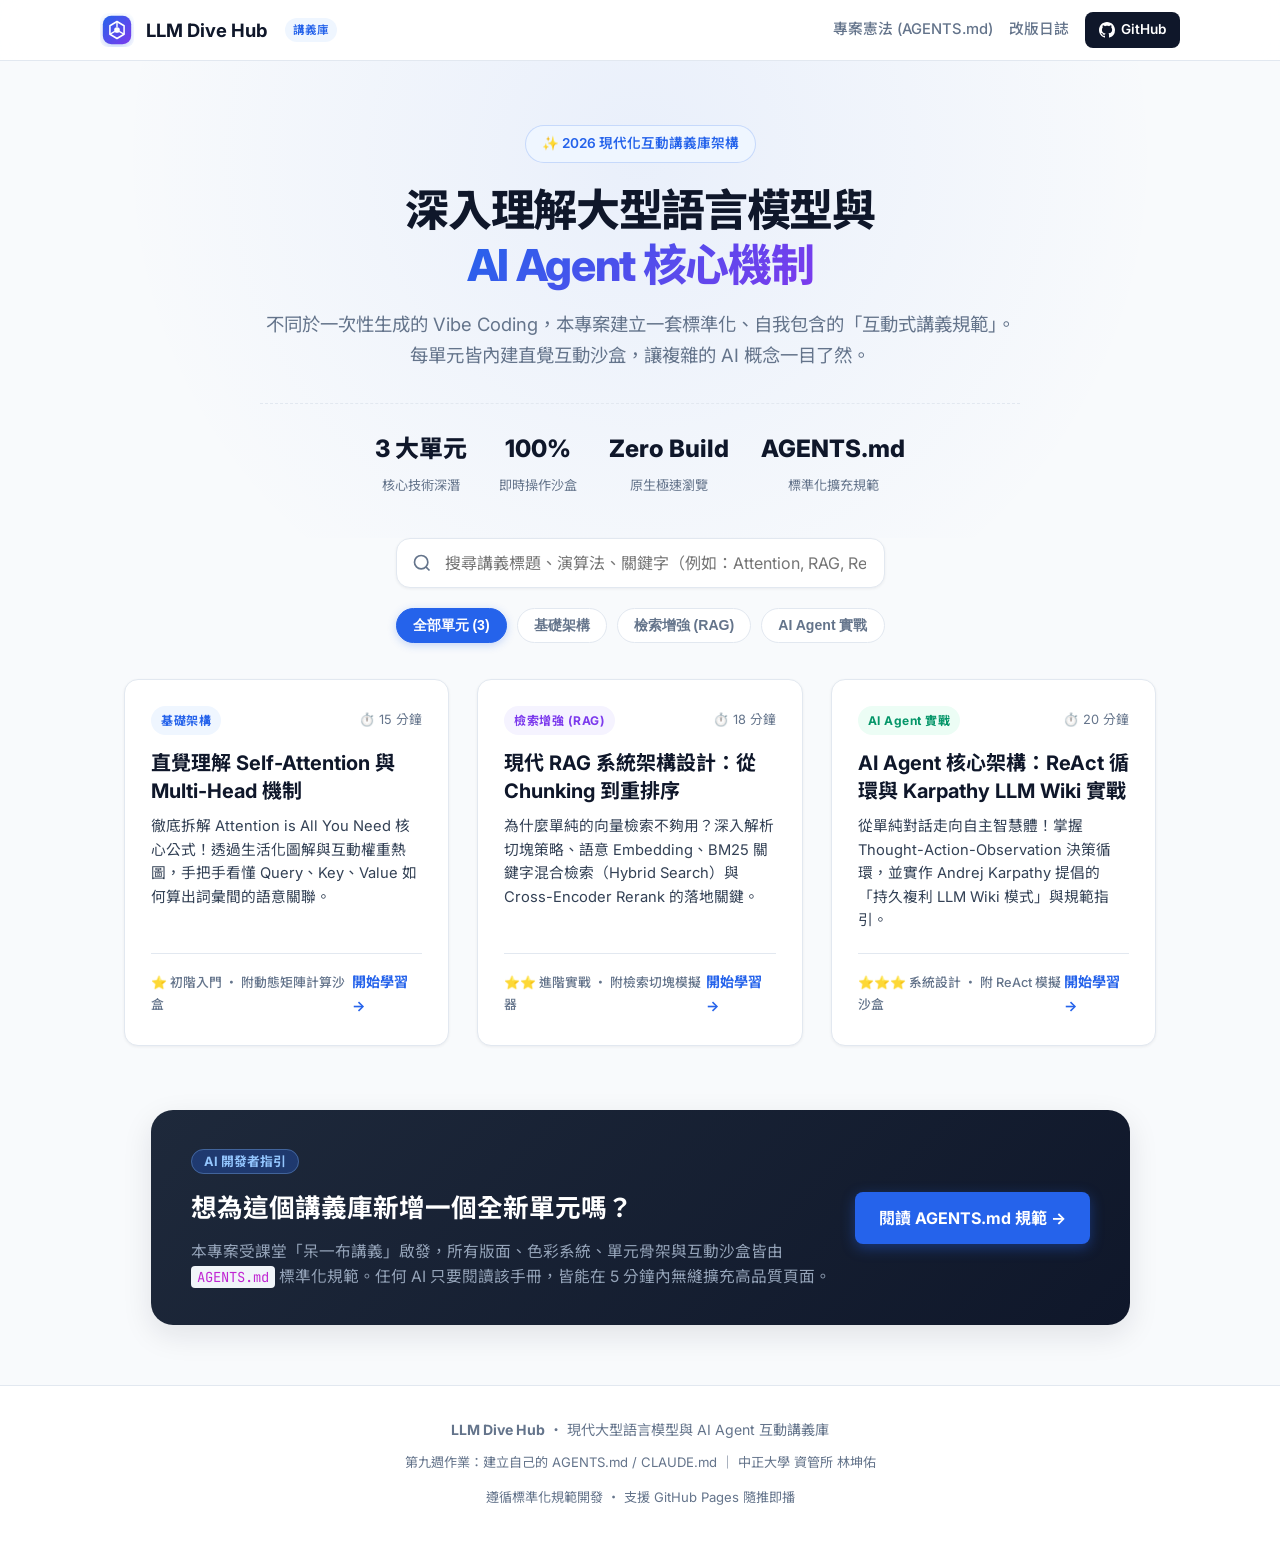
<file: 第九週/index.html>
<!DOCTYPE html>
<html lang="zh-Hant">
<head>
  <meta charset="UTF-8">
  <meta name="viewport" content="width=device-width, initial-scale=1.0">
  <title>LLM Dive Hub・大型語言模型與 AI Agent 互動講義庫</title>
  <meta name="description" content="專為 AI 自學者與資訊領域學生打造的現代化互動講義庫。內建 Attention 矩陣計算、RAG 向量檢索與 ReAct Agent 決策模擬器。">
  <link rel="stylesheet" href="assets/css/global.css">
  <link rel="preconnect" href="https://fonts.googleapis.com">
  <link rel="preconnect" href="https://fonts.gstatic.com" crossorigin>
  <link href="https://fonts.googleapis.com/css2?family=Inter:wght@400;500;600;700;800&family=JetBrains+Mono:wght@400;500&family=Noto+Sans+TC:wght@400;500;700;900&display=swap" rel="stylesheet">
  <link rel="icon" type="image/svg+xml" href="assets/images/logo.svg">
</head>
<body>
  <!-- 頂部導覽列 -->
  <header class="top-nav">
    <div class="nav-container">
      <a href="index.html" class="brand-link">
        <img src="assets/images/logo.svg" alt="LLM Dive Hub Logo" class="brand-logo">
        <span>LLM Dive Hub</span>
        <span class="brand-badge">講義庫</span>
      </a>
      <div class="nav-links">
        <a href="AGENTS.md" class="nav-item">專案憲法 (AGENTS.md)</a>
        <a href="log.md" class="nav-item">改版日誌</a>
        <a href="https://github.com" target="_blank" rel="noopener" class="nav-github-btn" id="githubRepoLink">
          <svg width="16" height="16" viewBox="0 0 24 24" fill="currentColor"><path d="M12 0C5.37 0 0 5.37 0 12c0 5.31 3.435 9.795 8.205 11.385.6.105.825-.255.825-.57 0-.285-.015-1.23-.015-2.235-3.015.555-3.795-.735-4.035-1.41-.135-.345-.72-1.41-1.23-1.695-.42-.225-1.02-.78-.015-.795.945-.015 1.62.87 1.845 1.23 1.08 1.815 2.805 1.305 3.495.99.105-.78.42-1.305.765-1.605-2.67-.3-5.46-1.335-5.46-5.925 0-1.305.465-2.385 1.23-3.225-.12-.3-.54-1.53.12-3.18 0 0 1.005-.315 3.3 1.23.96-.27 1.98-.405 3-.405s2.04.135 3 .405c2.295-1.56 3.3-1.23 3.3-1.23.66 1.65.24 2.88.12 3.18.765.84 1.23 1.905 1.23 3.225 0 4.605-2.805 5.625-5.475 5.925.435.375.81 1.095.81 2.22 0 1.605-.015 2.895-.015 3.3 0 .315.225.69.825.57A12.02 12.02 0 0024 12c0-6.63-5.37-12-12-12z"/></svg>
          <span>GitHub</span>
        </a>
      </div>
    </div>
  </header>

  <!-- Hero 區域 -->
  <section class="hero-section">
    <div class="hero-wrap">
      <div class="hero-pill">
        <span>✨ 2026 現代化互動講義庫架構</span>
      </div>
      <h1 class="hero-title">深入理解大型語言模型與 <br><span class="gradient-text">AI Agent 核心機制</span></h1>
      <p class="hero-desc">
        不同於一次性生成的 Vibe Coding，本專案建立一套標準化、自我包含的「互動式講義規範」。
        每單元皆內建直覺互動沙盒，讓複雜的 AI 概念一目了然。
      </p>
      <div class="hero-stats">
        <div class="stat-item">
          <b>3 大單元</b>
          <span>核心技術深潛</span>
        </div>
        <div class="stat-item">
          <b>100%</b>
          <span>即時操作沙盒</span>
        </div>
        <div class="stat-item">
          <b>Zero Build</b>
          <span>原生極速瀏覽</span>
        </div>
        <div class="stat-item">
          <b>AGENTS.md</b>
          <span>標準化擴充規範</span>
        </div>
      </div>
    </div>
  </section>

  <!-- 控制列：搜尋與分類篩選 -->
  <section class="control-section">
    <div class="search-box-wrap">
      <svg class="search-icon" width="20" height="20" viewBox="0 0 24 24" fill="none" stroke="currentColor" stroke-width="2">
        <circle cx="11" cy="11" r="8"></circle>
        <line x1="21" y1="21" x2="16.65" y2="16.65"></line>
      </svg>
      <input type="text" id="lessonSearch" class="search-input" placeholder="搜尋講義標題、演算法、關鍵字（例如：Attention, RAG, ReAct, Wiki）...">
    </div>
    <div class="filter-pills">
      <button class="pill-btn active" data-filter="all">全部單元 (<span id="visibleCount">3</span>)</button>
      <button class="pill-btn" data-filter="foundation">基礎架構</button>
      <button class="pill-btn" data-filter="rag">檢索增強 (RAG)</button>
      <button class="pill-btn" data-filter="agent">AI Agent 實戰</button>
    </div>
  </section>

  <!-- 講義卡片網格 -->
  <main class="lessons-grid">
    <!-- 單元一：Transformer Attention -->
    <a href="lessons/transformer-attention/index.html" class="lesson-card" data-category="foundation" data-tags="transformer attention qkv softmax multi-head 注意力機制 矩陣乘法">
      <div class="card-top">
        <span class="badge badge-blue">基礎架構</span>
        <span class="card-time">⏱️ 15 分鐘</span>
      </div>
      <h2 class="card-title">直覺理解 Self-Attention 與 Multi-Head 機制</h2>
      <p class="card-desc">
        徹底拆解 Attention is All You Need 核心公式！透過生活化圖解與互動權重熱圖，手把手看懂 Query、Key、Value 如何算出詞彙間的語意關聯。
      </p>
      <div class="card-footer">
        <span class="card-level">⭐ 初階入門 ・ 附動態矩陣計算沙盒</span>
        <span class="card-action">開始學習 →</span>
      </div>
    </a>

    <!-- 單元二：RAG System Design -->
    <a href="lessons/rag-system-design/index.html" class="lesson-card" data-category="rag" data-tags="rag 檢索增強 chunking embedding vector hybrid search rerank 向量檢索 重排序">
      <div class="card-top">
        <span class="badge badge-purple">檢索增強 (RAG)</span>
        <span class="card-time">⏱️ 18 分鐘</span>
      </div>
      <h2 class="card-title">現代 RAG 系統架構設計：從 Chunking 到重排序</h2>
      <p class="card-desc">
        為什麼單純的向量檢索不夠用？深入解析切塊策略、語意 Embedding、BM25 關鍵字混合檢索（Hybrid Search）與 Cross-Encoder Rerank 的落地關鍵。
      </p>
      <div class="card-footer">
        <span class="card-level">⭐⭐ 進階實戰 ・ 附檢索切塊模擬器</span>
        <span class="card-action">開始學習 →</span>
      </div>
    </a>

    <!-- 單元三：LLM Agent Patterns -->
    <a href="lessons/llm-agent-patterns/index.html" class="lesson-card" data-category="agent" data-tags="agent react karpathy wiki tools memory 知識庫 工具調用 決策循環">
      <div class="card-top">
        <span class="badge badge-emerald">AI Agent 實戰</span>
        <span class="card-time">⏱️ 20 分鐘</span>
      </div>
      <h2 class="card-title">AI Agent 核心架構：ReAct 循環與 Karpathy LLM Wiki 實戰</h2>
      <p class="card-desc">
        從單純對話走向自主智慧體！掌握 Thought-Action-Observation 決策循環，並實作 Andrej Karpathy 提倡的「持久複利 LLM Wiki 模式」與規範指引。
      </p>
      <div class="card-footer">
        <span class="card-level">⭐⭐⭐ 系統設計 ・ 附 ReAct 模擬沙盒</span>
        <span class="card-action">開始學習 →</span>
      </div>
    </a>
  </main>

  <!-- 專案規範與擴充宣導卡片 -->
  <section style="max-width: var(--wrap-max); margin: 0 auto 60px; padding: 0 24px;">
    <div style="background: linear-gradient(135deg, #1E293B 0%, #0F172A 100%); color: #F8FAFC; border-radius: var(--radius-lg); padding: 36px 40px; box-shadow: var(--shadow-lg); display: grid; grid-template-columns: 1fr auto; gap: 24px; align-items: center;">
      <div>
        <span style="background: rgba(37, 99, 235, 0.3); color: #93C5FD; border: 1px solid rgba(147, 197, 253, 0.3); padding: 4px 12px; border-radius: 20px; font-size: 0.8rem; font-weight: 700;">AI 開發者指引</span>
        <h2 style="font-size: 1.6rem; margin: 12px 0 8px; color: #FFFFFF;">想為這個講義庫新增一個全新單元嗎？</h2>
        <p style="color: #94A3B8; font-size: 0.98rem; line-height: 1.6; max-width: 640px;">
          本專案受課堂「呆一布講義」啟發，所有版面、色彩系統、單元骨架與互動沙盒皆由 <code>AGENTS.md</code> 標準化規範。任何 AI 只要閱讀該手冊，皆能在 5 分鐘內無縫擴充高品質頁面。
        </p>
      </div>
      <div>
        <a href="AGENTS.md" style="display: inline-block; background: var(--primary); color: #FFFFFF; font-weight: 700; padding: 12px 24px; border-radius: var(--radius-sm); text-decoration: none; box-shadow: 0 4px 14px rgba(37, 99, 235, 0.4); white-space: nowrap;">閱讀 AGENTS.md 規範 →</a>
      </div>
    </div>
  </section>

  <!-- 頁腳 -->
  <footer class="footer">
    <div style="max-width: var(--wrap-max); margin: 0 auto; display: flex; flex-direction: column; gap: 8px;">
      <p><b>LLM Dive Hub</b> ・ 現代大型語言模型與 AI Agent 互動講義庫</p>
      <p style="font-size: 0.82rem; color: var(--ink-muted);">
        第九週作業：建立自己的 AGENTS.md / CLAUDE.md ｜ 中正大學 資管所 林坤佑
      </p>
      <p style="font-size: 0.82rem; color: var(--ink-muted); margin-top: 4px;">
        遵循標準化規範開發 ・ 支援 GitHub Pages 隨推即播
      </p>
    </div>
  </footer>

  <script src="assets/js/main.js"></script>
</body>
</html>
</file>
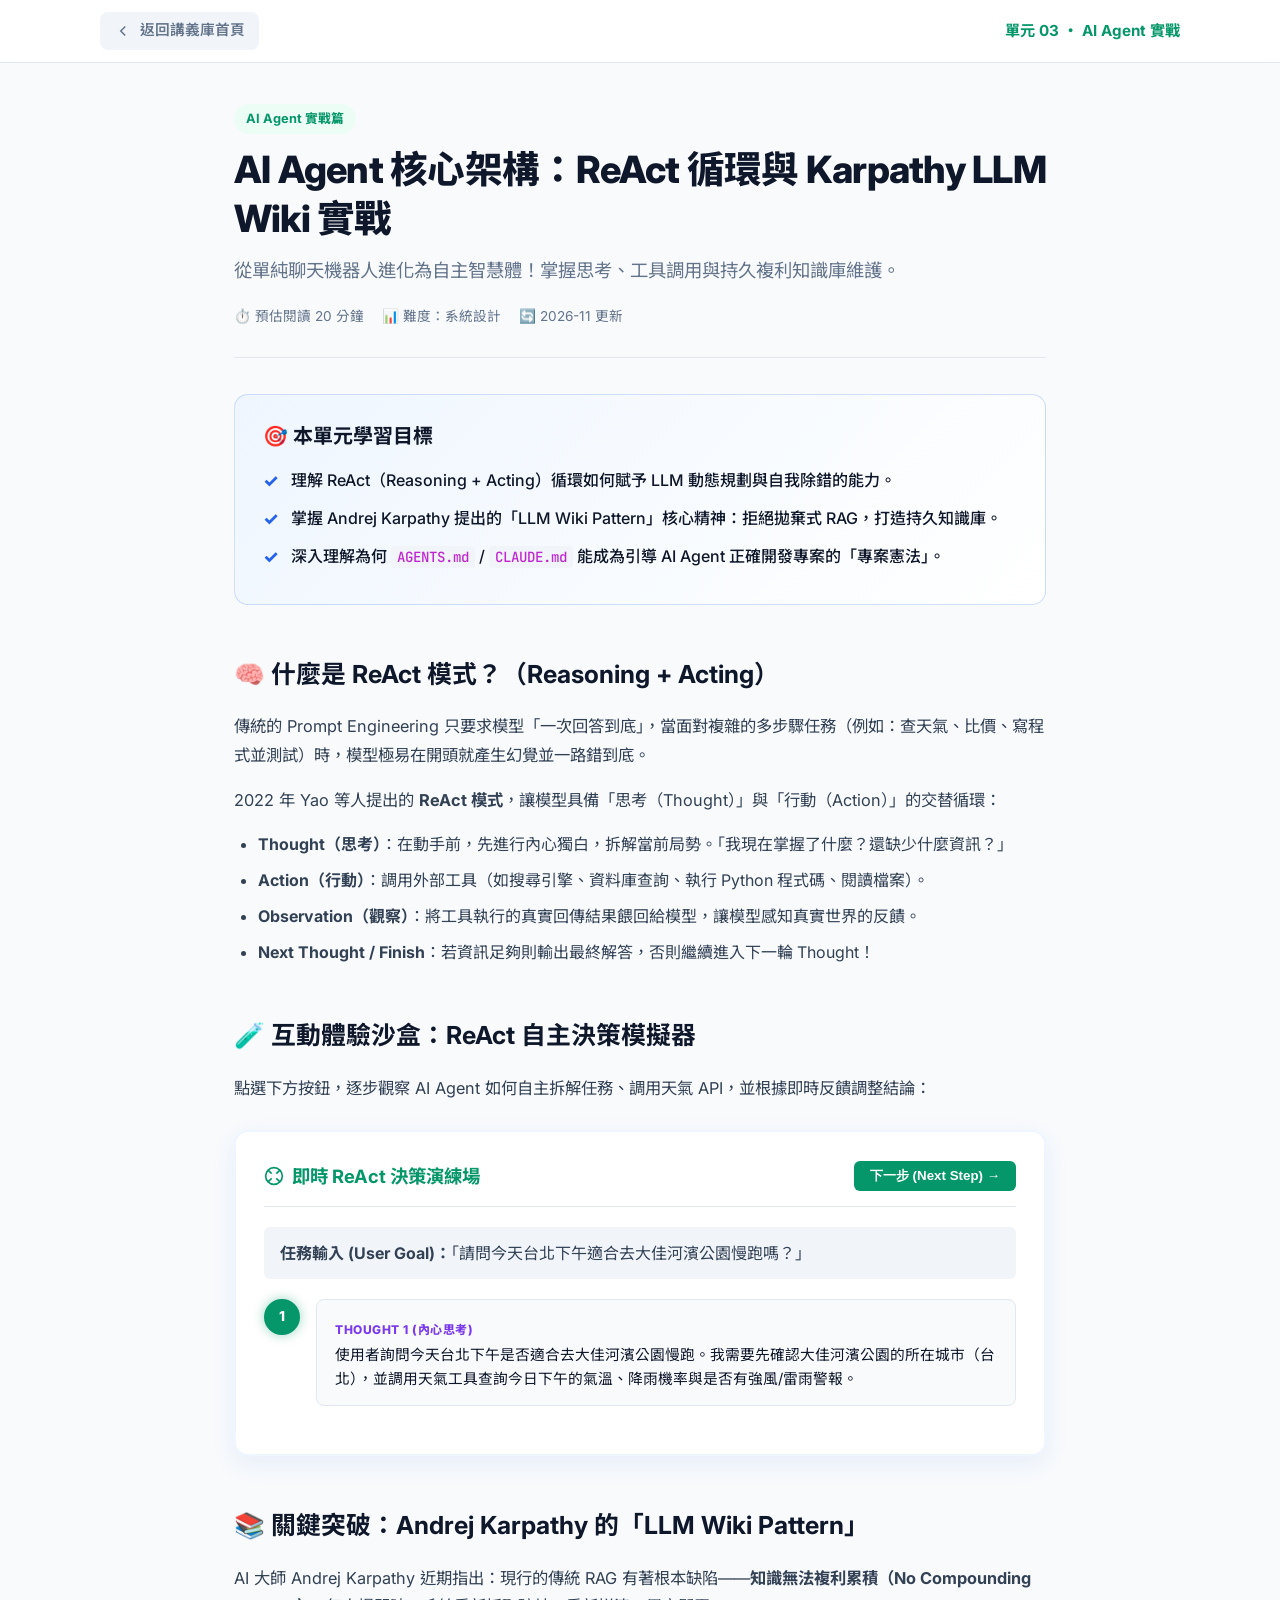
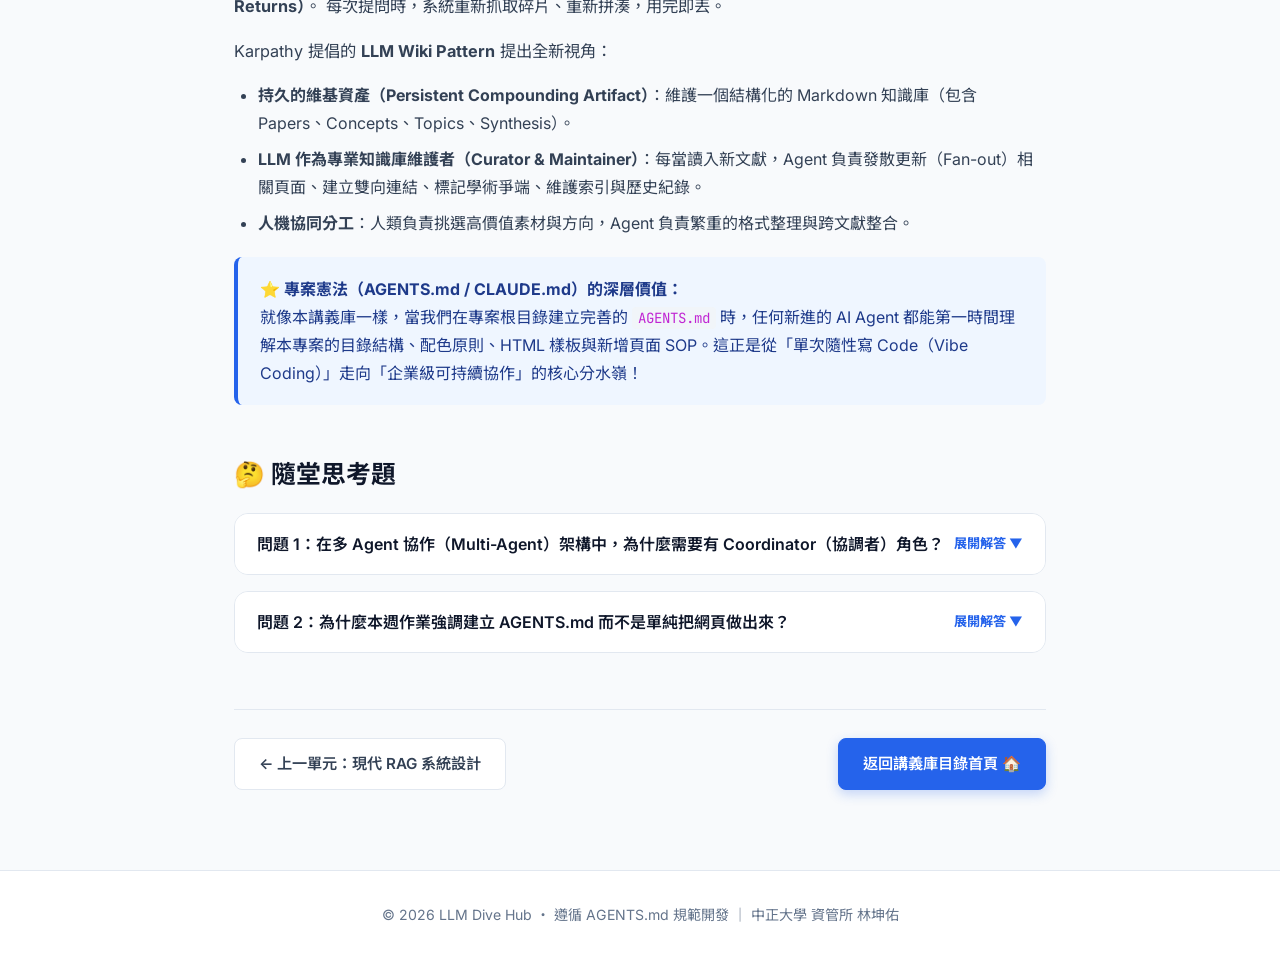
<file: 第九週/lessons/llm-agent-patterns/index.html>
<!DOCTYPE html>
<html lang="zh-Hant">
<head>
  <meta charset="UTF-8">
  <meta name="viewport" content="width=device-width, initial-scale=1.0">
  <title>AI Agent 核心架構：ReAct 循環與 Karpathy LLM Wiki 實戰 - LLM Dive Hub</title>
  <meta name="description" content="掌握 Thought-Action-Observation 自主決策循環，並實作 Andrej Karpathy 提倡的持久複利 LLM Wiki 模式與 AGENTS.md 規範。">
  <link rel="stylesheet" href="../../assets/css/global.css">
  <link rel="preconnect" href="https://fonts.googleapis.com">
  <link rel="preconnect" href="https://fonts.gstatic.com" crossorigin>
  <link href="https://fonts.googleapis.com/css2?family=Inter:wght@400;500;600;700;800&family=JetBrains+Mono:wght@400;500&family=Noto+Sans+TC:wght@400;500;700;900&display=swap" rel="stylesheet">
  <style>
    /* Agent 互動沙盒專屬樣式 */
    .agent-sim-box {
      background: var(--bg-card);
      border: 1.5px solid var(--ink-border);
      border-radius: var(--radius-md);
      padding: 24px;
      margin: 20px 0;
    }
    .timeline-step {
      display: flex;
      gap: 16px;
      margin-bottom: 20px;
      position: relative;
    }
    .timeline-step::before {
      content: "";
      position: absolute;
      left: 18px;
      top: 36px;
      bottom: -16px;
      width: 2px;
      background: var(--ink-border);
    }
    .timeline-step:last-child::before {
      display: none;
    }
    .step-icon {
      width: 36px;
      height: 36px;
      border-radius: 50%;
      background: var(--bg-subtle);
      border: 2px solid var(--ink-border);
      display: flex;
      align-items: center;
      justify-content: center;
      font-weight: 800;
      font-size: 0.85rem;
      z-index: 2;
      flex-shrink: 0;
    }
    .step-icon.active {
      background: var(--accent-emerald);
      color: #FFFFFF;
      border-color: var(--accent-emerald);
      box-shadow: 0 0 12px rgba(5, 150, 105, 0.4);
    }
    .step-content {
      background: var(--bg-page);
      border: 1px solid var(--ink-border);
      border-radius: var(--radius-sm);
      padding: 14px 18px;
      flex-grow: 1;
    }
    .step-tag {
      font-size: 0.75rem;
      font-weight: 800;
      text-transform: uppercase;
      letter-spacing: 0.5px;
      display: inline-block;
      margin-bottom: 4px;
    }
    .tag-thought { color: var(--accent-purple); }
    .tag-action { color: var(--primary); }
    .tag-obs { color: var(--accent-amber); }
    .tag-final { color: var(--accent-emerald); }
  </style>
</head>
<body>
  <div class="reading-progress-bar" id="progressBar"></div>

  <header class="top-nav">
    <div class="nav-container">
      <a href="../../index.html" class="back-link">
        <svg width="18" height="18" viewBox="0 0 24 24" fill="none" stroke="currentColor" stroke-width="2"><path d="m15 18-6-6 6-6"/></svg>
        <span>返回講義庫首頁</span>
      </a>
      <span style="font-weight: 700; color: var(--accent-emerald); font-size: 0.95rem;">單元 03 ・ AI Agent 實戰</span>
    </div>
  </header>

  <main class="lesson-wrap">
    <header class="lesson-hero">
      <span class="lesson-badge" style="background: var(--accent-emerald-light); color: var(--accent-emerald);">AI Agent 實戰篇</span>
      <h1 class="lesson-title">AI Agent 核心架構：ReAct 循環與 Karpathy LLM Wiki 實戰</h1>
      <p class="lesson-subtitle">
        從單純聊天機器人進化為自主智慧體！掌握思考、工具調用與持久複利知識庫維護。
      </p>
      <div class="lesson-meta-bar">
        <span>⏱️ 預估閱讀 20 分鐘</span>
        <span>📊 難度：系統設計</span>
        <span>🔄 2026-11 更新</span>
      </div>
    </header>

    <section class="lesson-section goals-card">
      <h2 style="font-size: 1.25rem; margin-bottom: 8px;">🎯 本單元學習目標</h2>
      <ul class="goals-list">
        <li>理解 ReAct（Reasoning + Acting）循環如何賦予 LLM 動態規劃與自我除錯的能力。</li>
        <li>掌握 Andrej Karpathy 提出的「LLM Wiki Pattern」核心精神：拒絕拋棄式 RAG，打造持久知識庫。</li>
        <li>深入理解為何 <code>AGENTS.md</code> / <code>CLAUDE.md</code> 能成為引導 AI Agent 正確開發專案的「專案憲法」。</li>
      </ul>
    </section>

    <!-- 核心架構 -->
    <section class="lesson-section">
      <h2>🧠 什麼是 ReAct 模式？（Reasoning + Acting）</h2>
      <p>
        傳統的 Prompt Engineering 只要求模型「一次回答到底」，當面對複雜的多步驟任務（例如：查天氣、比價、寫程式並測試）時，模型極易在開頭就產生幻覺並一路錯到底。
      </p>
      <p>
        2022 年 Yao 等人提出的 <b>ReAct 模式</b>，讓模型具備「思考（Thought）」與「行動（Action）」的交替循環：
      </p>
      <ul>
        <li><b>Thought（思考）</b>：在動手前，先進行內心獨白，拆解當前局勢。「我現在掌握了什麼？還缺少什麼資訊？」</li>
        <li><b>Action（行動）</b>：調用外部工具（如搜尋引擎、資料庫查詢、執行 Python 程式碼、閱讀檔案）。</li>
        <li><b>Observation（觀察）</b>：將工具執行的真實回傳結果餵回給模型，讓模型感知真實世界的反饋。</li>
        <li><b>Next Thought / Finish</b>：若資訊足夠則輸出最終解答，否則繼續進入下一輪 Thought！</li>
      </ul>
    </section>

    <!-- 互動沙盒 -->
    <section class="lesson-section">
      <h2>🧪 互動體驗沙盒：ReAct 自主決策模擬器</h2>
      <p>點選下方按鈕，逐步觀察 AI Agent 如何自主拆解任務、調用天氣 API，並根據即時反饋調整結論：</p>

      <div class="sandbox-card">
        <div class="sandbox-header">
          <span class="sandbox-title" style="color: var(--accent-emerald);">
            <svg width="20" height="20" viewBox="0 0 24 24" fill="none" stroke="currentColor" stroke-width="2"><circle cx="12" cy="12" r="10"/><path d="m4.93 4.93 4.24 4.24"/><path d="m14.83 9.17 4.24-4.24"/><path d="m14.83 14.83 4.24 4.24"/><path d="m9.17 14.83-4.24 4.24"/></svg>
            即時 ReAct 決策演練場
          </span>
          <button id="btnNextStep" style="background: var(--accent-emerald); color: #FFFFFF; border: none; padding: 6px 16px; border-radius: 6px; font-weight: 700; cursor: pointer;">下一步 (Next Step) →</button>
        </div>

        <div style="background: var(--bg-subtle); padding: 12px 16px; border-radius: 6px; margin-bottom: 20px;">
          <b>任務輸入 (User Goal)：</b>「請問今天台北下午適合去大佳河濱公園慢跑嗎？」
        </div>

        <div id="timelineContainer">
          <!-- 動態步驟節點 -->
        </div>
      </div>
    </section>

    <!-- Karpathy LLM Wiki Pattern -->
    <section class="lesson-section">
      <h2>📚 關鍵突破：Andrej Karpathy 的「LLM Wiki Pattern」</h2>
      <p>
        AI 大師 Andrej Karpathy 近期指出：現行的傳統 RAG 有著根本缺陷——<b>知識無法複利累積（No Compounding Returns）</b>。
        每次提問時，系統重新抓取碎片、重新拼湊，用完即丟。
      </p>
      <p>
        Karpathy 提倡的 <b>LLM Wiki Pattern</b> 提出全新視角：
      </p>
      <ul>
        <li><b>持久的維基資產（Persistent Compounding Artifact）</b>：維護一個結構化的 Markdown 知識庫（包含 Papers、Concepts、Topics、Synthesis）。</li>
        <li><b>LLM 作為專業知識庫維護者（Curator & Maintainer）</b>：每當讀入新文獻，Agent 負責發散更新（Fan-out）相關頁面、建立雙向連結、標記學術爭端、維護索引與歷史紀錄。</li>
        <li><b>人機協同分工</b>：人類負責挑選高價值素材與方向，Agent 負責繁重的格式整理與跨文獻整合。</li>
      </ul>

      <div class="callout callout-note">
        <b>⭐ 專案憲法（AGENTS.md / CLAUDE.md）的深層價值：</b><br>
        就像本講義庫一樣，當我們在專案根目錄建立完善的 <code>AGENTS.md</code> 時，任何新進的 AI Agent 都能第一時間理解本專案的目錄結構、配色原則、HTML 樣板與新增頁面 SOP。這正是從「單次隨性寫 Code（Vibe Coding）」走向「企業級可持續協作」的核心分水嶺！
      </div>
    </section>

    <!-- 隨堂思考題 -->
    <section class="lesson-section">
      <h2>🤔 隨堂思考題</h2>
      <details class="quiz-item">
        <summary>問題 1：在多 Agent 協作（Multi-Agent）架構中，為什麼需要有 Coordinator（協調者）角色？</summary>
        <div class="quiz-answer">
          <p>
            <b>解答：</b>當任務龐大時（如同時進行文獻檢索、代碼撰寫、單元測試、網頁部署），如果所有 Agent 各自行動容易發生死鎖、重複勞動或上下文衝突。Coordinator 負責維護全局任務清單（Backlog），將大任務切分成子目標分配給專責 Worker，並審查 Worker 回報的產出，確保整體方向與專案規範完全一致。
          </p>
        </div>
      </details>

      <details class="quiz-item">
        <summary>問題 2：為什麼本週作業強調建立 AGENTS.md 而不是單純把網頁做出來？</summary>
        <div class="quiz-answer">
          <p>
            <b>解答：</b>因為單純做出一個網頁只是一次性的成果（One-off deliverable）；而建立一套具備規則、模板、SOP 的 <code>AGENTS.md</code>，代表你為這個專案建立了一套「數位憲法」。未來無論隔了多久、換成哪一款 AI，只要丟進這份指引，AI 就能以相同的品質標準與視覺風格，源源不絕地擴充新功能或新頁面，這才是現代 AI 工程化開發的核心競爭力！
          </p>
        </div>
      </details>
    </section>

    <nav class="lesson-pagination">
      <a href="../rag-system-design/index.html" class="btn-nav-page btn-prev">← 上一單元：現代 RAG 系統設計</a>
      <a href="../../index.html" class="btn-nav-page btn-next">返回講義庫目錄首頁 🏠</a>
    </nav>
  </main>

  <footer class="footer">
    <p>© 2026 LLM Dive Hub ・ 遵循 AGENTS.md 規範開發 ｜ 中正大學 資管所 林坤佑</p>
  </footer>

  <script>
    window.addEventListener('scroll', () => {
      const winScroll = document.documentElement.scrollTop;
      const height = document.documentElement.scrollHeight - document.documentElement.clientHeight;
      const scrolled = (winScroll / height) * 100;
      document.getElementById('progressBar').style.width = scrolled + '%';
    });

    const steps = [
      {
        tag: 'tag-thought',
        label: 'Thought 1 (內心思考)',
        content: '使用者詢問今天台北下午是否適合去大佳河濱公園慢跑。我需要先確認大佳河濱公園的所在城市（台北），並調用天氣工具查詢今日下午的氣溫、降雨機率與是否有強風/雷雨警報。'
      },
      {
        tag: 'tag-action',
        label: 'Action 1 (調用外部工具)',
        content: '<code>get_weather(location="Taipei", timeframe="afternoon")</code>'
      },
      {
        tag: 'tag-obs',
        label: 'Observation 1 (工具回傳數據)',
        content: '<code>{"temperature": "29°C", "rain_probability": "85%", "weather_alert": "午後大雨特報", "air_quality": "良好"}</code>'
      },
      {
        tag: 'tag-thought',
        label: 'Thought 2 (評估局勢與推理)',
        content: '觀測到降雨機率高達 85% 且發布了午後大雨特報。河濱公園屬於戶外開闊且無遮蔽處，遇大雨或雷擊風險極高。資訊已充分，我不需再調用其他工具，可以直接組織最終回覆，建議改為室內運動並說明具體天候理由。'
      },
      {
        tag: 'tag-final',
        label: 'Final Answer (最終回答)',
        content: '<b>建議今天下午不要前往大佳河濱公園慢跑喔！</b><br>氣象資料顯示台北今日下午降雨機率高達 85%，且中央氣象署已發布午後大雨特報。河濱沿岸空曠無遮蔽，遇驟雨易積水且有安全隱憂，建議今天改至室內運動中心或健身房運動會更安全舒服！'
      }
    ];

    let currentStepIdx = 0;
    const timelineContainer = document.getElementById('timelineContainer');
    const btnNextStep = document.getElementById('btnNextStep');

    function renderStep(idx) {
      const step = steps[idx];
      const div = document.createElement('div');
      div.className = 'timeline-step';
      div.innerHTML = `
        <div class="step-icon active">${idx + 1}</div>
        <div class="step-content">
          <span class="step-tag ${step.tag}">${step.label}</span>
          <div style="font-size: 0.92rem; color: var(--ink-heading); line-height: 1.6;">${step.content}</div>
        </div>
      `;
      timelineContainer.appendChild(div);
    }

    btnNextStep.addEventListener('click', () => {
      if (currentStepIdx < steps.length) {
        renderStep(currentStepIdx);
        currentStepIdx++;
        if (currentStepIdx === steps.length) {
          btnNextStep.textContent = '重置模擬 (Reset)';
        }
      } else {
        timelineContainer.innerHTML = '';
        currentStepIdx = 0;
        btnNextStep.textContent = '下一步 (Next Step) →';
        renderStep(currentStepIdx);
        currentStepIdx++;
      }
    });

    // 預設渲染第一步
    renderStep(0);
    currentStepIdx = 1;
  </script>
</body>
</html>
</file>
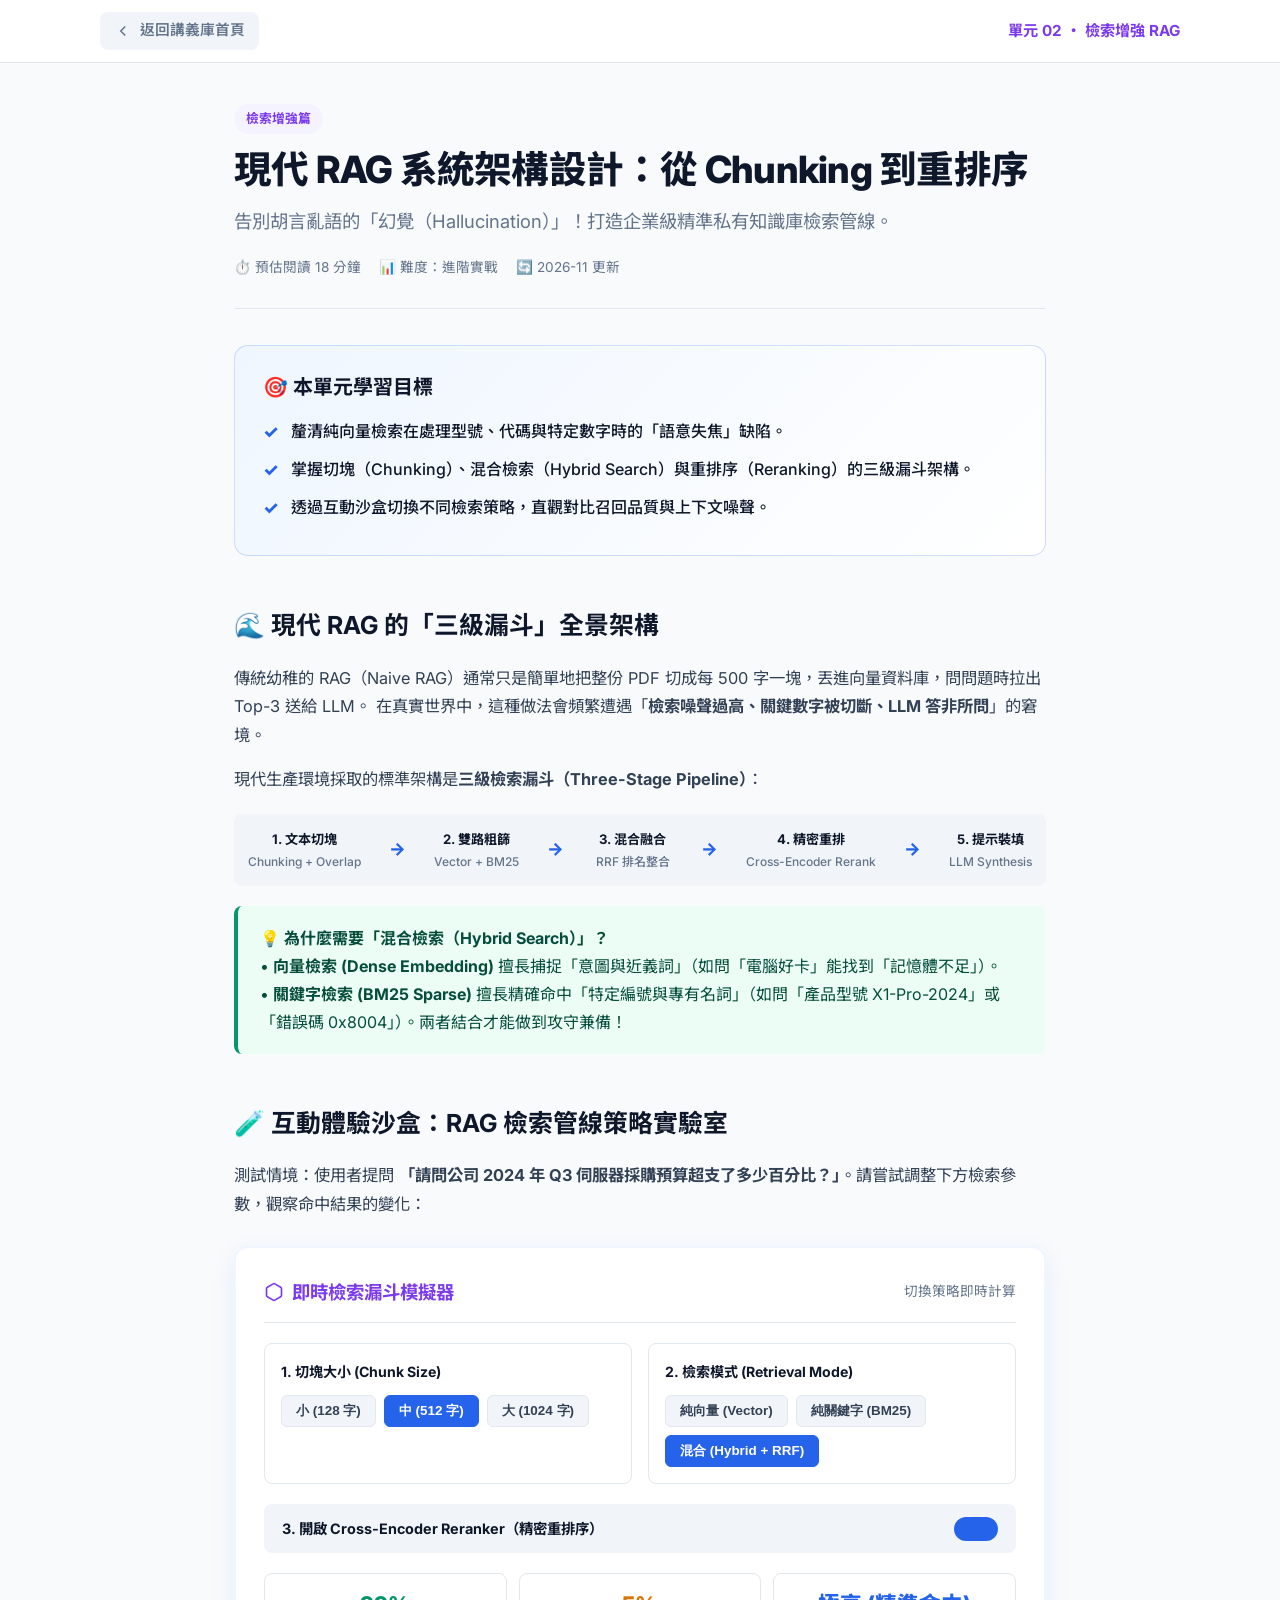
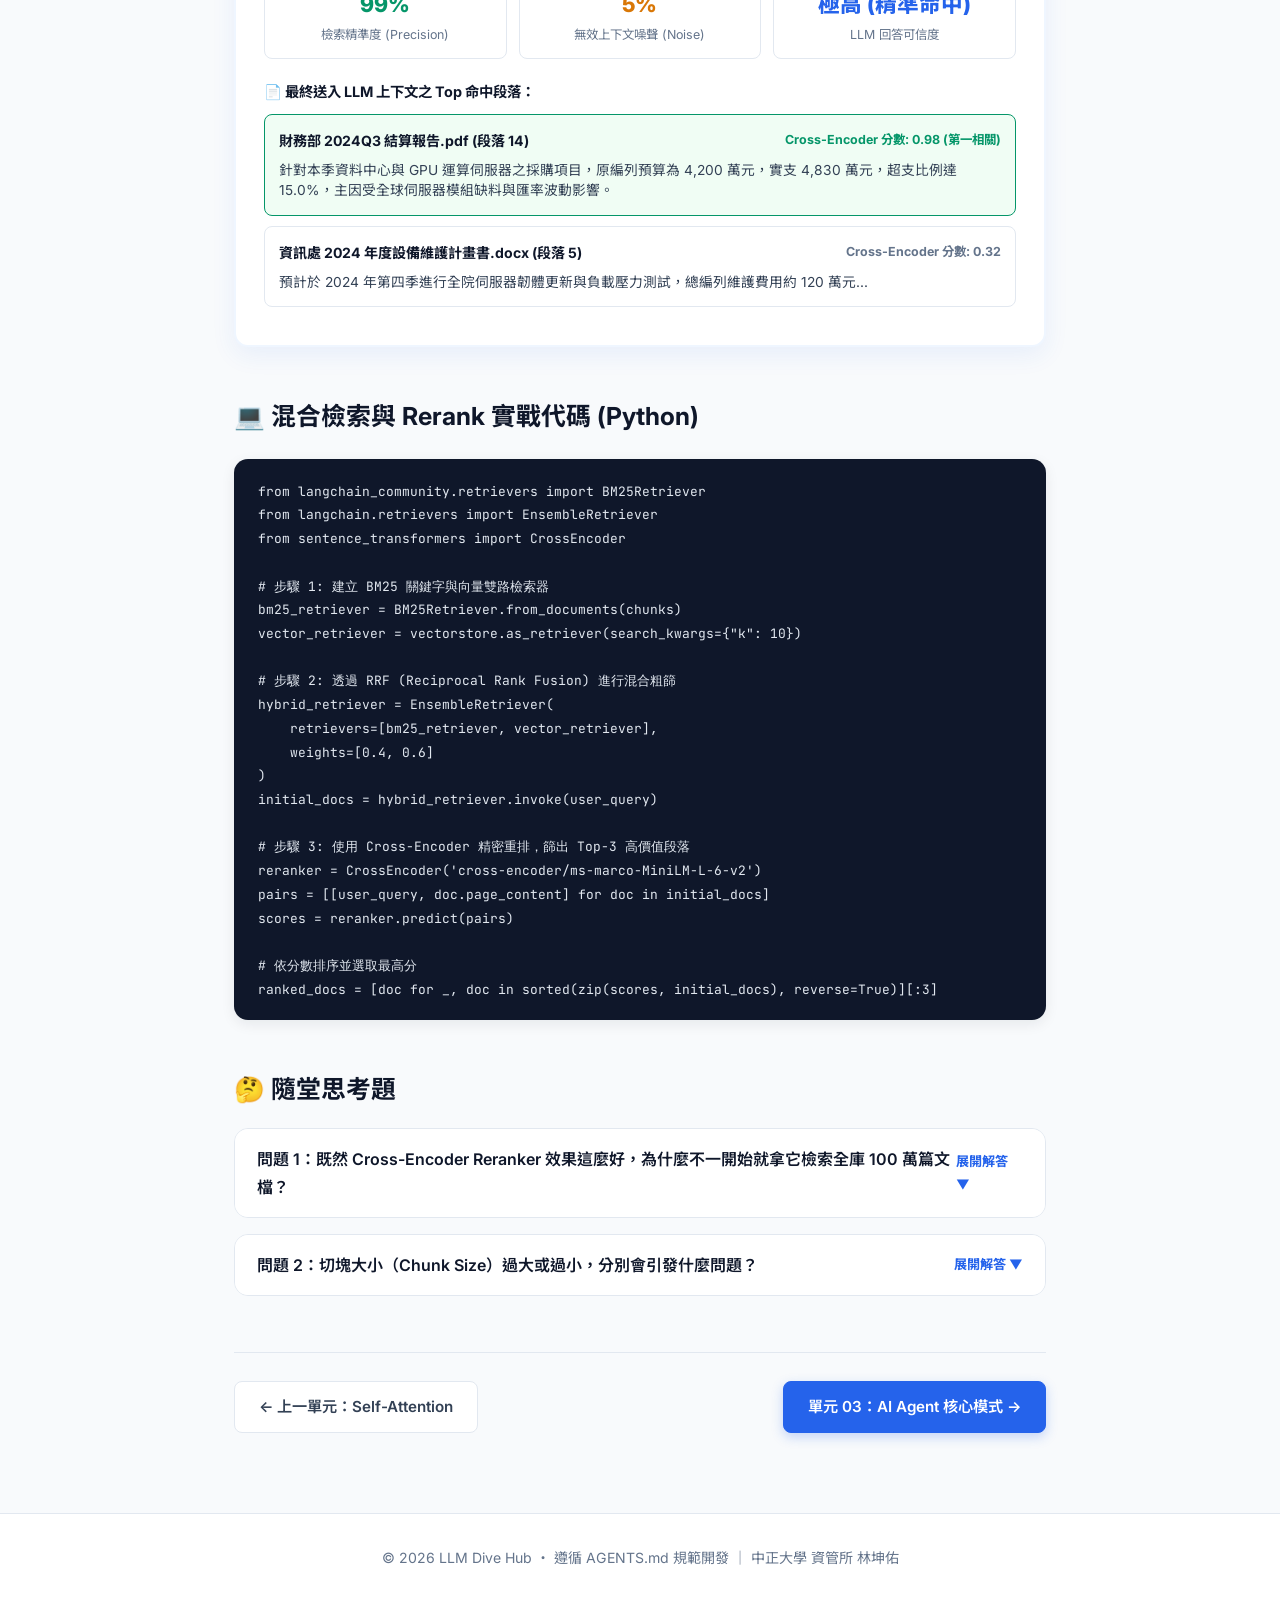
<file: 第九週/lessons/rag-system-design/index.html>
<!DOCTYPE html>
<html lang="zh-Hant">
<head>
  <meta charset="UTF-8">
  <meta name="viewport" content="width=device-width, initial-scale=1.0">
  <title>現代 RAG 系統架構設計：從 Chunking 到重排序 - LLM Dive Hub</title>
  <meta name="description" content="深入解析切塊策略、語意 Embedding、BM25 關鍵字混合檢索與 Cross-Encoder Rerank 的落地關鍵。">
  <link rel="stylesheet" href="../../assets/css/global.css">
  <link rel="preconnect" href="https://fonts.googleapis.com">
  <link rel="preconnect" href="https://fonts.gstatic.com" crossorigin>
  <link href="https://fonts.googleapis.com/css2?family=Inter:wght@400;500;600;700;800&family=JetBrains+Mono:wght@400;500&family=Noto+Sans+TC:wght@400;500;700;900&display=swap" rel="stylesheet">
  <style>
    /* RAG 互動沙盒專屬樣式 */
    .rag-pipeline-bar {
      display: flex;
      align-items: center;
      justify-content: space-between;
      gap: 8px;
      margin: 20px 0;
      padding: 14px;
      background: var(--bg-subtle);
      border-radius: var(--radius-sm);
      overflow-x: auto;
    }
    .pipe-step {
      display: flex;
      flex-direction: column;
      align-items: center;
      font-size: 0.82rem;
      font-weight: 700;
      color: var(--ink-heading);
      min-width: 80px;
      text-align: center;
    }
    .pipe-step span {
      font-size: 0.75rem;
      color: var(--ink-muted);
      font-weight: 500;
    }
    .pipe-arrow {
      color: var(--primary);
      font-weight: 800;
      font-size: 1.1rem;
    }
    .rag-controls {
      display: grid;
      grid-template-columns: 1fr 1fr;
      gap: 16px;
      margin-bottom: 20px;
    }
    .control-card {
      background: var(--bg-card);
      border: 1px solid var(--ink-border);
      border-radius: var(--radius-sm);
      padding: 16px;
    }
    .control-label {
      font-size: 0.88rem;
      font-weight: 700;
      color: var(--ink-heading);
      margin-bottom: 10px;
      display: block;
    }
    .rag-options {
      display: flex;
      gap: 8px;
      flex-wrap: wrap;
    }
    .rag-btn {
      padding: 6px 14px;
      border-radius: 6px;
      border: 1px solid var(--ink-border);
      background: var(--bg-subtle);
      color: var(--ink-body);
      font-size: 0.84rem;
      font-weight: 600;
      cursor: pointer;
      transition: all 0.2s;
    }
    .rag-btn.active {
      background: var(--primary);
      color: #FFFFFF;
      border-color: var(--primary);
    }
    .metrics-panel {
      display: grid;
      grid-template-columns: repeat(3, 1fr);
      gap: 12px;
      margin: 16px 0;
    }
    .metric-box {
      background: #FFFFFF;
      border: 1px solid var(--ink-border);
      border-radius: 8px;
      padding: 12px;
      text-align: center;
    }
    .metric-val {
      font-size: 1.35rem;
      font-weight: 800;
      color: var(--primary);
    }
    .metric-title {
      font-size: 0.78rem;
      color: var(--ink-muted);
    }
    .passage-card {
      background: #FFFFFF;
      border: 1.5px solid var(--ink-border);
      border-radius: 8px;
      padding: 14px;
      margin-bottom: 10px;
      transition: all 0.2s;
    }
    .passage-card.top-hit {
      border-color: var(--accent-emerald);
      background: #F0FDF4;
    }
    @media (max-width: 640px) {
      .rag-controls { grid-template-columns: 1fr; }
      .metrics-panel { grid-template-columns: 1fr; }
    }
  </style>
</head>
<body>
  <div class="reading-progress-bar" id="progressBar"></div>

  <header class="top-nav">
    <div class="nav-container">
      <a href="../../index.html" class="back-link">
        <svg width="18" height="18" viewBox="0 0 24 24" fill="none" stroke="currentColor" stroke-width="2"><path d="m15 18-6-6 6-6"/></svg>
        <span>返回講義庫首頁</span>
      </a>
      <span style="font-weight: 700; color: var(--accent-purple); font-size: 0.95rem;">單元 02 ・ 檢索增強 RAG</span>
    </div>
  </header>

  <main class="lesson-wrap">
    <header class="lesson-hero">
      <span class="lesson-badge" style="background: var(--accent-purple-light); color: var(--accent-purple);">檢索增強篇</span>
      <h1 class="lesson-title">現代 RAG 系統架構設計：從 Chunking 到重排序</h1>
      <p class="lesson-subtitle">
        告別胡言亂語的「幻覺（Hallucination）」！打造企業級精準私有知識庫檢索管線。
      </p>
      <div class="lesson-meta-bar">
        <span>⏱️ 預估閱讀 18 分鐘</span>
        <span>📊 難度：進階實戰</span>
        <span>🔄 2026-11 更新</span>
      </div>
    </header>

    <section class="lesson-section goals-card">
      <h2 style="font-size: 1.25rem; margin-bottom: 8px;">🎯 本單元學習目標</h2>
      <ul class="goals-list">
        <li>釐清純向量檢索在處理型號、代碼與特定數字時的「語意失焦」缺陷。</li>
        <li>掌握切塊（Chunking）、混合檢索（Hybrid Search）與重排序（Reranking）的三級漏斗架構。</li>
        <li>透過互動沙盒切換不同檢索策略，直觀對比召回品質與上下文噪聲。</li>
      </ul>
    </section>

    <section class="lesson-section">
      <h2>🌊 現代 RAG 的「三級漏斗」全景架構</h2>
      <p>
        傳統幼稚的 RAG（Naive RAG）通常只是簡單地把整份 PDF 切成每 500 字一塊，丟進向量資料庫，問問題時拉出 Top-3 送給 LLM。
        在真實世界中，這種做法會頻繁遭遇「<b>檢索噪聲過高、關鍵數字被切斷、LLM 答非所問</b>」的窘境。
      </p>
      <p>現代生產環境採取的標準架構是<b>三級檢索漏斗（Three-Stage Pipeline）</b>：</p>

      <div class="rag-pipeline-bar">
        <div class="pipe-step">1. 文本切塊<span>Chunking + Overlap</span></div>
        <div class="pipe-arrow">→</div>
        <div class="pipe-step">2. 雙路粗篩<span>Vector + BM25</span></div>
        <div class="pipe-arrow">→</div>
        <div class="pipe-step">3. 混合融合<span>RRF 排名整合</span></div>
        <div class="pipe-arrow">→</div>
        <div class="pipe-step">4. 精密重排<span>Cross-Encoder Rerank</span></div>
        <div class="pipe-arrow">→</div>
        <div class="pipe-step">5. 提示裝填<span>LLM Synthesis</span></div>
      </div>

      <div class="callout callout-tip">
        <b>💡 為什麼需要「混合檢索（Hybrid Search）」？</b><br>
        • <b>向量檢索 (Dense Embedding)</b> 擅長捕捉「意圖與近義詞」（如問「電腦好卡」能找到「記憶體不足」）。<br>
        • <b>關鍵字檢索 (BM25 Sparse)</b> 擅長精確命中「特定編號與專有名詞」（如問「產品型號 X1-Pro-2024」或「錯誤碼 0x8004」）。兩者結合才能做到攻守兼備！
      </div>
    </section>

    <!-- 互動沙盒 -->
    <section class="lesson-section">
      <h2>🧪 互動體驗沙盒：RAG 檢索管線策略實驗室</h2>
      <p>測試情境：使用者提問 <b>「請問公司 2024 年 Q3 伺服器採購預算超支了多少百分比？」</b>。請嘗試調整下方檢索參數，觀察命中結果的變化：</p>

      <div class="sandbox-card">
        <div class="sandbox-header">
          <span class="sandbox-title" style="color: var(--accent-purple);">
            <svg width="20" height="20" viewBox="0 0 24 24" fill="none" stroke="currentColor" stroke-width="2"><path d="M21 16V8a2 2 0 0 0-1-1.73l-7-4a2 2 0 0 0-2 0l-7 4A2 2 0 0 0 3 8v8a2 2 0 0 0 1 1.73l7 4a2 2 0 0 0 2 0l7-4A2 2 0 0 0 21 16z"/></svg>
            即時檢索漏斗模擬器
          </span>
          <span style="font-size: 0.85rem; color: var(--ink-muted);">切換策略即時計算</span>
        </div>

        <div class="rag-controls">
          <div class="control-card">
            <span class="control-label">1. 切塊大小 (Chunk Size)</span>
            <div class="rag-options">
              <button class="rag-btn" data-type="chunk" data-val="small">小 (128 字)</button>
              <button class="rag-btn active" data-type="chunk" data-val="medium">中 (512 字)</button>
              <button class="rag-btn" data-type="chunk" data-val="large">大 (1024 字)</button>
            </div>
          </div>

          <div class="control-card">
            <span class="control-label">2. 檢索模式 (Retrieval Mode)</span>
            <div class="rag-options">
              <button class="rag-btn" data-type="mode" data-val="vector">純向量 (Vector)</button>
              <button class="rag-btn" data-type="mode" data-val="bm25">純關鍵字 (BM25)</button>
              <button class="rag-btn active" data-type="mode" data-val="hybrid">混合 (Hybrid + RRF)</button>
            </div>
          </div>
        </div>

        <div style="display: flex; align-items: center; justify-content: space-between; background: var(--bg-subtle); padding: 12px 18px; border-radius: 8px; margin-bottom: 20px;">
          <span style="font-size: 0.9rem; font-weight: 700; color: var(--ink-heading);">3. 開啟 Cross-Encoder Reranker（精密重排序）</span>
          <label style="position: relative; display: inline-block; width: 44px; height: 24px;">
            <input type="checkbox" id="rerankToggle" checked style="opacity: 0; width: 0; height: 0;">
            <span id="sliderBtn" style="position: absolute; cursor: pointer; top: 0; left: 0; right: 0; bottom: 0; background-color: var(--primary); transition: .3s; border-radius: 24px;"></span>
          </label>
        </div>

        <!-- 效能指標 -->
        <div class="metrics-panel">
          <div class="metric-box">
            <div class="metric-val" id="metricPrecision" style="color: var(--accent-emerald);">96%</div>
            <div class="metric-title">檢索精準度 (Precision)</div>
          </div>
          <div class="metric-box">
            <div class="metric-val" id="metricNoise" style="color: var(--accent-amber);">12%</div>
            <div class="metric-title">無效上下文噪聲 (Noise)</div>
          </div>
          <div class="metric-box">
            <div class="metric-val" id="metricConfidence" style="color: var(--primary);">極高</div>
            <div class="metric-title">LLM 回答可信度</div>
          </div>
        </div>

        <!-- 檢索回傳結果清單 -->
        <div style="margin-top: 20px;">
          <div style="font-size: 0.9rem; font-weight: 700; color: var(--ink-heading); margin-bottom: 10px;">
            📄 最終送入 LLM 上下文之 Top 命中段落：
          </div>
          <div id="passagesContainer">
            <!-- 動態段落卡片 -->
          </div>
        </div>
      </div>
    </section>

    <!-- 程式碼範例 -->
    <section class="lesson-section">
      <h2>💻 混合檢索與 Rerank 實戰代碼 (Python)</h2>
      <pre><code>from langchain_community.retrievers import BM25Retriever
from langchain.retrievers import EnsembleRetriever
from sentence_transformers import CrossEncoder

# 步驟 1: 建立 BM25 關鍵字與向量雙路檢索器
bm25_retriever = BM25Retriever.from_documents(chunks)
vector_retriever = vectorstore.as_retriever(search_kwargs={"k": 10})

# 步驟 2: 透過 RRF (Reciprocal Rank Fusion) 進行混合粗篩
hybrid_retriever = EnsembleRetriever(
    retrievers=[bm25_retriever, vector_retriever],
    weights=[0.4, 0.6]
)
initial_docs = hybrid_retriever.invoke(user_query)

# 步驟 3: 使用 Cross-Encoder 精密重排，篩出 Top-3 高價值段落
reranker = CrossEncoder('cross-encoder/ms-marco-MiniLM-L-6-v2')
pairs = [[user_query, doc.page_content] for doc in initial_docs]
scores = reranker.predict(pairs)

# 依分數排序並選取最高分
ranked_docs = [doc for _, doc in sorted(zip(scores, initial_docs), reverse=True)][:3]</code></pre>
    </section>

    <!-- 隨堂思考題 -->
    <section class="lesson-section">
      <h2>🤔 隨堂思考題</h2>
      <details class="quiz-item">
        <summary>問題 1：既然 Cross-Encoder Reranker 效果這麼好，為什麼不一開始就拿它檢索全庫 100 萬篇文檔？</summary>
        <div class="quiz-answer">
          <p>
            <b>解答：</b>因為 <b>計算複雜度（Computational Cost）</b> 的巨大差異！<br>
            • <b>Bi-Encoder（向量檢索）</b>：可以預先將 100 萬篇文檔離線編碼成向量存入索引。檢索時只需將使用者的提問轉成一個向量，進行點積計算，透過 HNSW 索引幾毫秒即可完成。<br>
            • <b>Cross-Encoder（重排器）</b>：必須將「問題」與「段落」拼在一起 <code>[Query, Passage]</code> 共同送入 Transformer 進行全員注意力計算。如果對 100 萬篇文檔全部做 Cross-Encoder，一次檢索可能需要數十分鐘！因此工業界一律採用「雙路粗篩抓出前 50 篇 → Reranker 挑出前 3 篇」的高效架構。
          </p>
        </div>
      </details>

      <details class="quiz-item">
        <summary>問題 2：切塊大小（Chunk Size）過大或過小，分別會引發什麼問題？</summary>
        <div class="quiz-answer">
          <p>
            <b>解答：</b><br>
            • <b>切太小（如 50 字）</b>：語意嚴重斷裂，可能這塊寫著「該伺服器型號為 A100」，下一塊寫著「其功耗為 400W」，檢索時只命中其中一塊，導致 LLM 無法得知這 400W 是屬於哪個型號。<br>
            • <b>切太大（如 2000 字）</b>：單一塊內混雜過多無關雜訊，稀釋了 Embedding 向量的焦點（導致語意不精準），且白白浪費 LLM 的 Context Window 與計算 Token 費用。
          </p>
        </div>
      </details>
    </section>

    <nav class="lesson-pagination">
      <a href="../transformer-attention/index.html" class="btn-nav-page btn-prev">← 上一單元：Self-Attention</a>
      <a href="../llm-agent-patterns/index.html" class="btn-nav-page btn-next">單元 03：AI Agent 核心模式 →</a>
    </nav>
  </main>

  <footer class="footer">
    <p>© 2026 LLM Dive Hub ・ 遵循 AGENTS.md 規範開發 ｜ 中正大學 資管所 林坤佑</p>
  </footer>

  <script>
    window.addEventListener('scroll', () => {
      const winScroll = document.documentElement.scrollTop;
      const height = document.documentElement.scrollHeight - document.documentElement.clientHeight;
      const scrolled = (winScroll / height) * 100;
      document.getElementById('progressBar').style.width = scrolled + '%';
    });

    let currentChunk = 'medium';
    let currentMode = 'hybrid';
    let isRerank = true;

    const metricPrecision = document.getElementById('metricPrecision');
    const metricNoise = document.getElementById('metricNoise');
    const metricConfidence = document.getElementById('metricConfidence');
    const passagesContainer = document.getElementById('passagesContainer');
    const rerankToggle = document.getElementById('rerankToggle');

    document.querySelectorAll('.rag-btn').forEach(btn => {
      btn.addEventListener('click', (e) => {
        const type = btn.getAttribute('data-type');
        const val = btn.getAttribute('data-val');
        document.querySelectorAll(`.rag-btn[data-type="${type}"]`).forEach(b => b.classList.remove('active'));
        btn.classList.add('active');

        if (type === 'chunk') currentChunk = val;
        if (type === 'mode') currentMode = val;
        updateRAG();
      });
    });

    rerankToggle.addEventListener('change', () => {
      isRerank = rerankToggle.checked;
      document.getElementById('sliderBtn').style.backgroundColor = isRerank ? 'var(--primary)' : '#CBD5E1';
      updateRAG();
    });

    function updateRAG() {
      let precision = 85;
      let noise = 20;
      let confidence = '高';

      if (currentMode === 'vector') { precision -= 15; noise += 15; }
      if (currentMode === 'bm25') { precision -= 20; noise += 18; }
      if (currentMode === 'hybrid') { precision += 10; noise -= 8; }

      if (currentChunk === 'small') { precision -= 8; noise -= 5; }
      if (currentChunk === 'large') { noise += 20; precision -= 5; }

      if (isRerank) {
        precision += 12;
        noise -= 12;
      } else {
        precision -= 14;
        noise += 16;
      }

      precision = Math.min(99, Math.max(35, precision));
      noise = Math.min(85, Math.max(5, noise));

      if (precision >= 90) confidence = '極高 (精準命中)';
      else if (precision >= 75) confidence = '良好 (多數答對)';
      else if (precision >= 55) confidence = '普通 (伴隨雜訊)';
      else confidence = '危險 (易產生幻覺)';

      metricPrecision.textContent = precision + '%';
      metricNoise.textContent = noise + '%';
      metricConfidence.textContent = confidence;

      renderPassages();
    }

    function renderPassages() {
      passagesContainer.innerHTML = '';
      const items = [
        {
          title: "財務部 2024Q3 結算報告.pdf (段落 14)",
          text: "針對本季資料中心與 GPU 運算伺服器之採購項目，原編列預算為 4,200 萬元，實支 4,830 萬元，超支比例達 15.0%，主因受全球伺服器模組缺料與匯率波動影響。",
          score: isRerank ? "Cross-Encoder 分數: 0.98 (第一相關)" : "粗篩匹配度: 0.81",
          isTop: true
        },
        {
          title: "資訊處 2024 年度設備維護計畫書.docx (段落 5)",
          text: "預計於 2024 年第四季進行全院伺服器韌體更新與負載壓力測試，總編列維護費用約 120 萬元...",
          score: isRerank ? "Cross-Encoder 分數: 0.32" : "粗篩匹配度: 0.76",
          isTop: false
        }
      ];

      items.forEach(it => {
        const div = document.createElement('div');
        div.className = `passage-card ${it.isTop ? 'top-hit' : ''}`;
        div.innerHTML = `
          <div style="display: flex; justify-content: space-between; margin-bottom: 6px;">
            <b style="font-size: 0.88rem; color: var(--ink-heading);">${it.title}</b>
            <span style="font-size: 0.78rem; font-weight: 700; color: ${it.isTop ? 'var(--accent-emerald)' : 'var(--ink-muted)'};">${it.score}</span>
          </div>
          <p style="font-size: 0.86rem; color: var(--ink-body); margin: 0; line-height: 1.5;">${it.text}</p>
        `;
        passagesContainer.appendChild(div);
      });
    }

    updateRAG();
  </script>
</body>
</html>
</file>
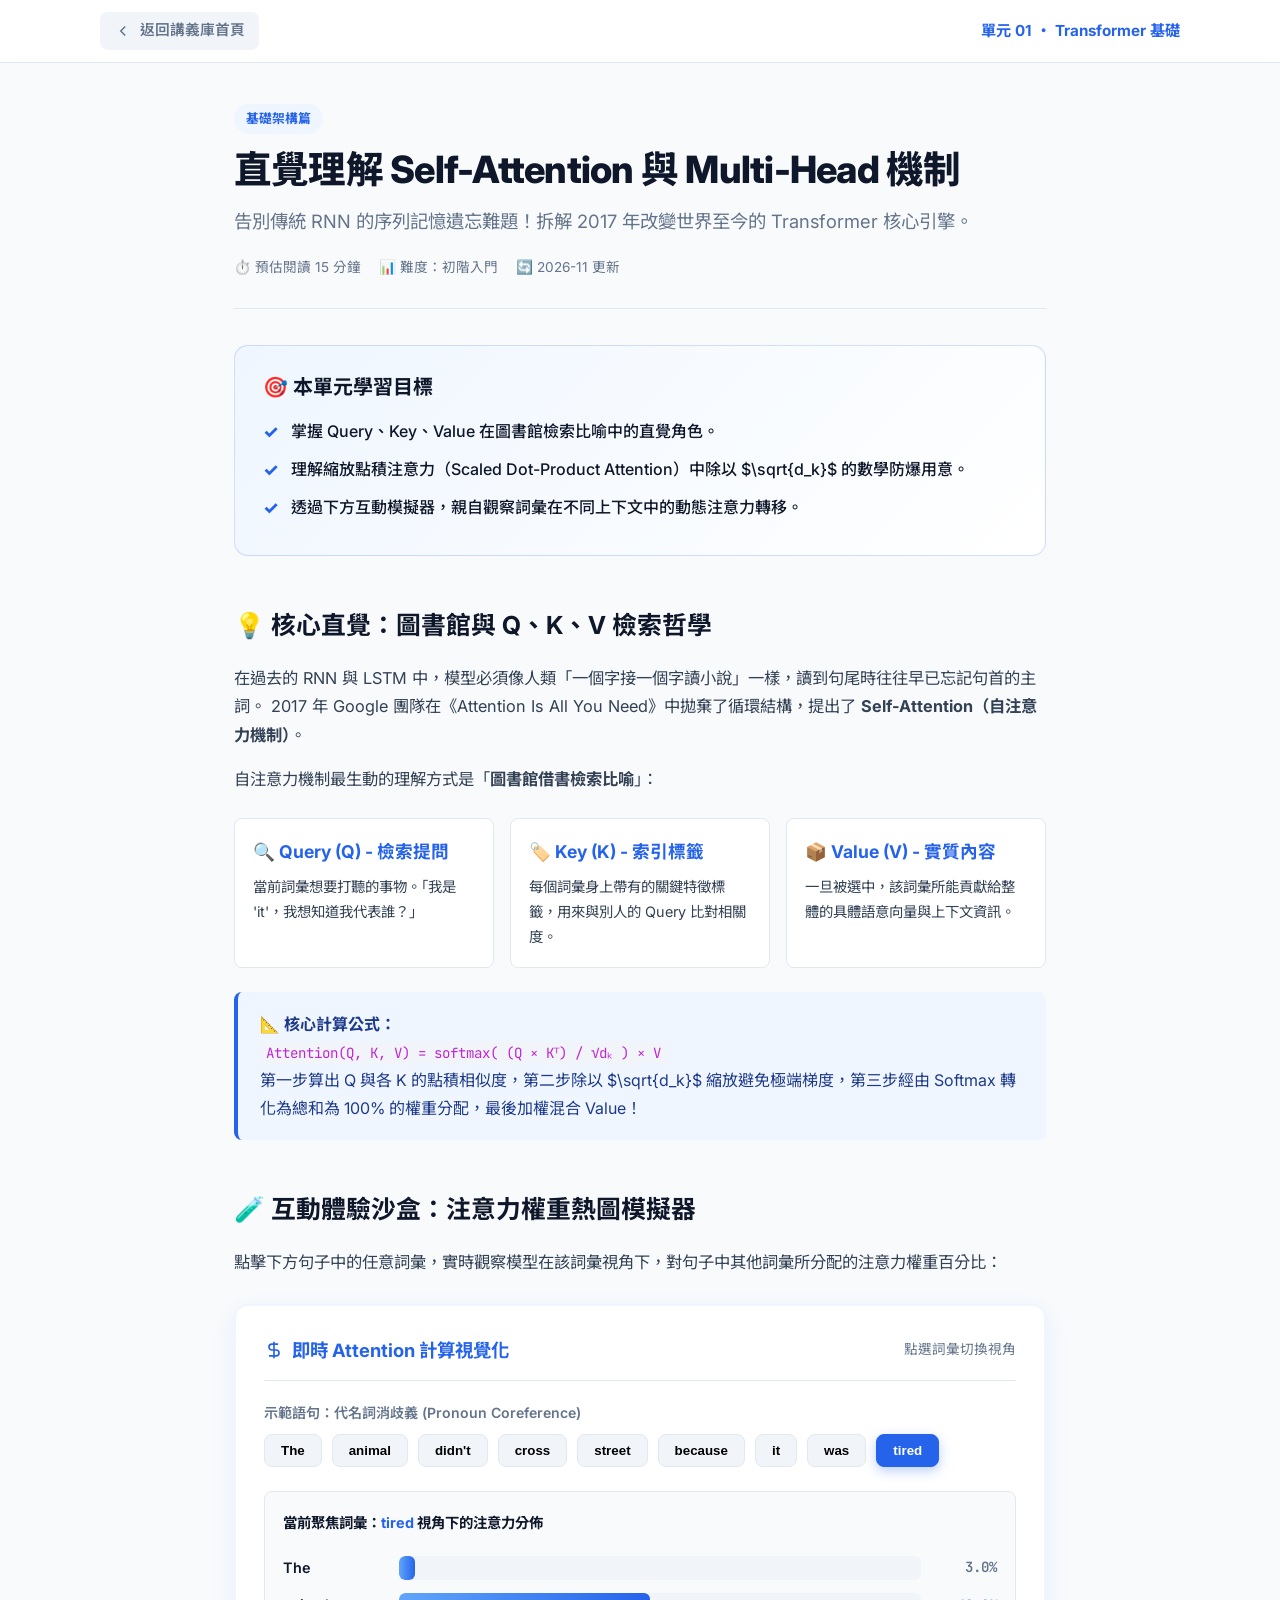
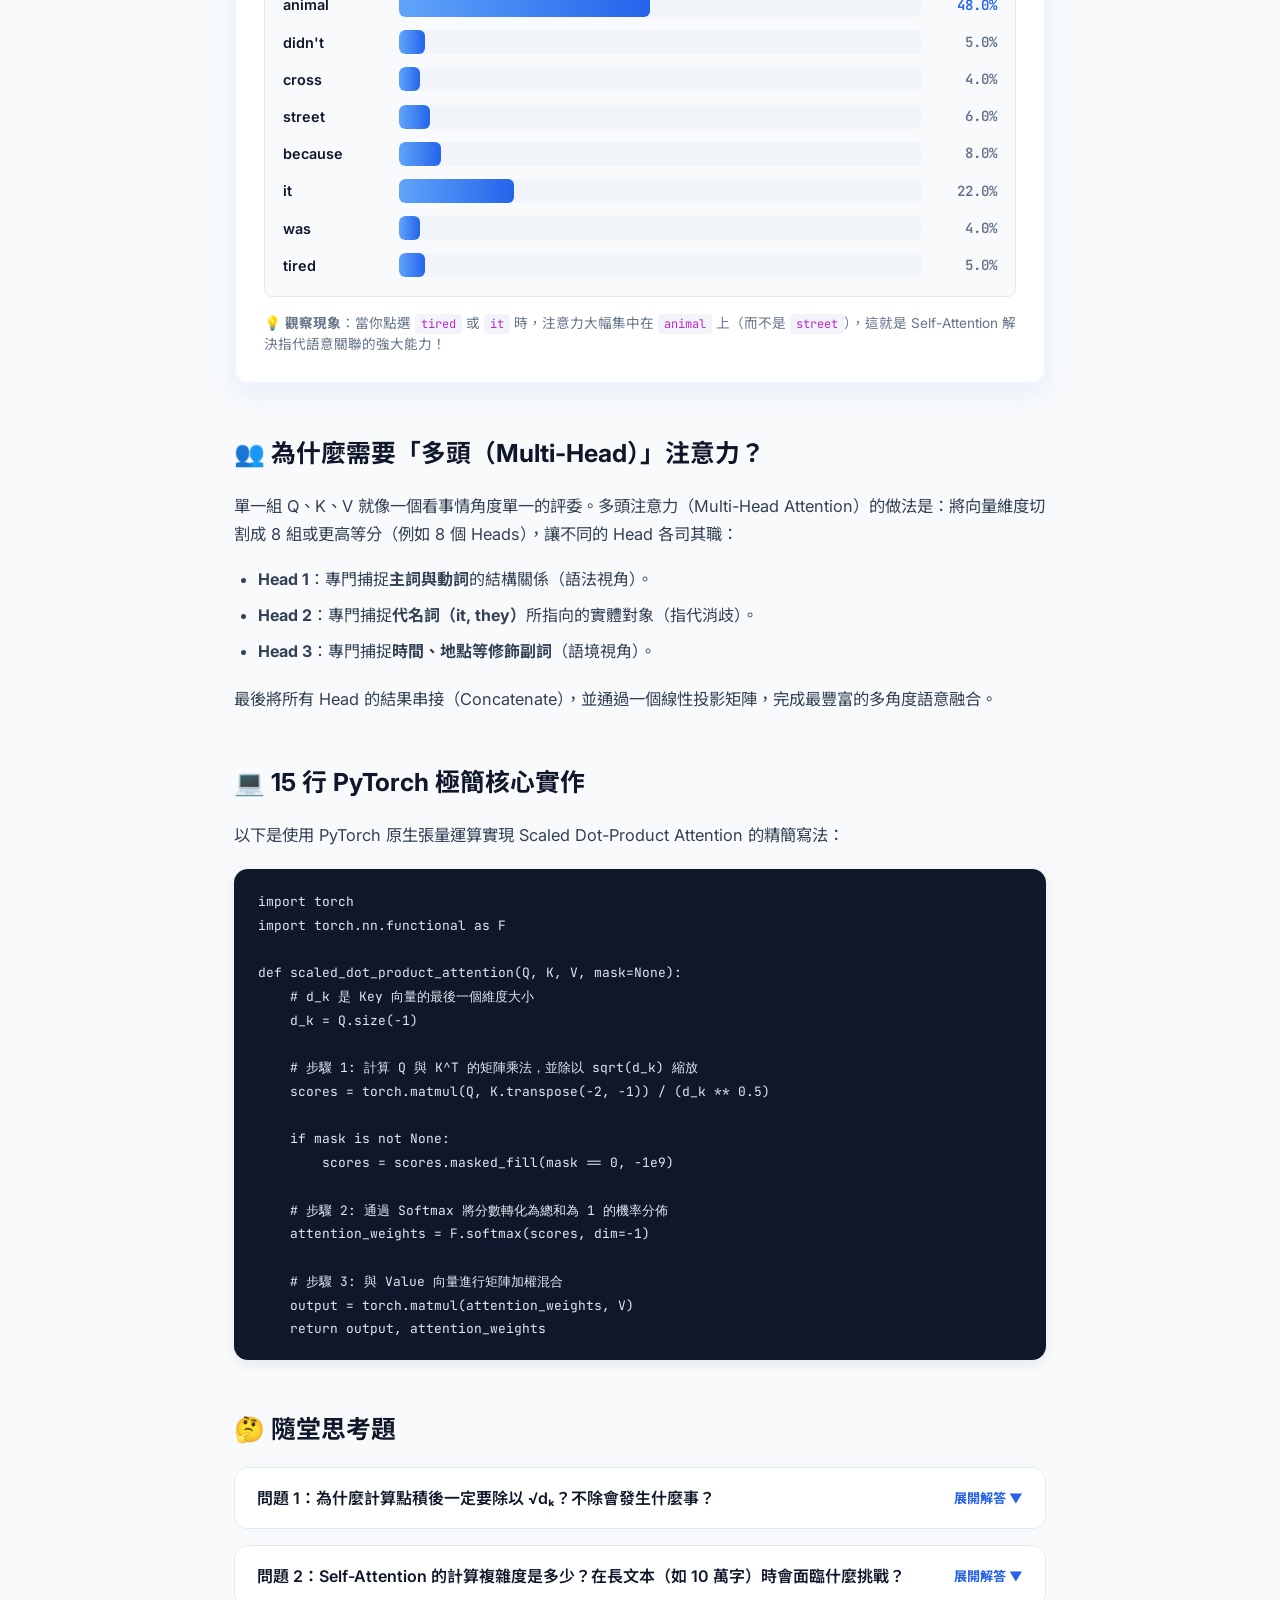
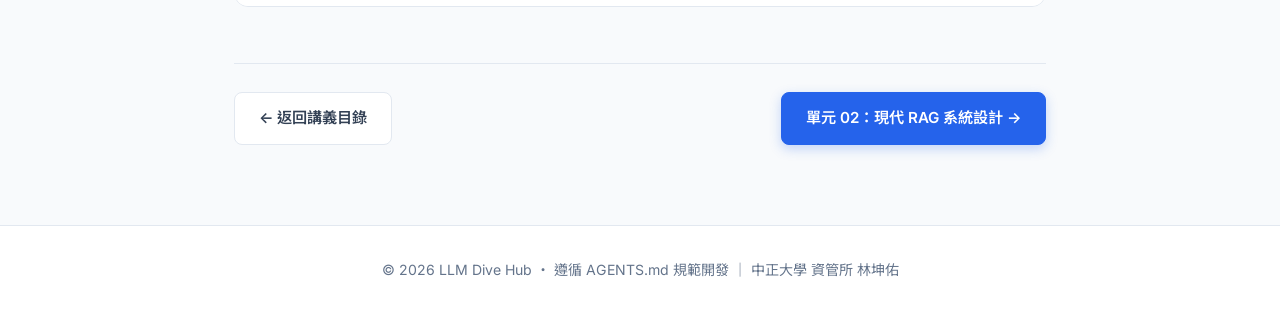
<file: 第九週/lessons/transformer-attention/index.html>
<!DOCTYPE html>
<html lang="zh-Hant">
<head>
  <meta charset="UTF-8">
  <meta name="viewport" content="width=device-width, initial-scale=1.0">
  <title>直覺理解 Self-Attention 與 Multi-Head 機制 - LLM Dive Hub</title>
  <meta name="description" content="徹底拆解 Attention is All You Need 核心公式！生活化圖解與互動權重熱圖，看懂 Query、Key、Value 如何算出詞彙間的語意關聯。">
  <link rel="stylesheet" href="../../assets/css/global.css">
  <link rel="preconnect" href="https://fonts.googleapis.com">
  <link rel="preconnect" href="https://fonts.gstatic.com" crossorigin>
  <link href="https://fonts.googleapis.com/css2?family=Inter:wght@400;500;600;700;800&family=JetBrains+Mono:wght@400;500&family=Noto+Sans+TC:wght@400;500;700;900&display=swap" rel="stylesheet">
  <style>
    /* 互動注意力模擬器專屬樣式 */
    .sentence-selector {
      display: flex;
      flex-wrap: wrap;
      gap: 10px;
      margin-bottom: 24px;
    }
    .token-chip {
      padding: 8px 16px;
      border-radius: 8px;
      background: var(--bg-subtle);
      border: 1.5px solid var(--ink-border);
      font-weight: 600;
      cursor: pointer;
      transition: all 0.2s;
    }
    .token-chip:hover {
      border-color: var(--primary);
      color: var(--primary);
    }
    .token-chip.selected {
      background: var(--primary);
      color: #FFFFFF;
      border-color: var(--primary);
      box-shadow: 0 4px 12px rgba(37, 99, 235, 0.3);
    }
    .attention-matrix-grid {
      display: flex;
      flex-direction: column;
      gap: 12px;
      margin-top: 20px;
    }
    .matrix-row {
      display: grid;
      grid-template-columns: 100px 1fr 60px;
      align-items: center;
      gap: 16px;
    }
    .bar-bg {
      background: var(--bg-subtle);
      height: 24px;
      border-radius: 6px;
      overflow: hidden;
      position: relative;
    }
    .bar-fill {
      height: 100%;
      background: linear-gradient(90deg, #60A5FA, var(--primary));
      border-radius: 6px;
      transition: width 0.4s cubic-bezier(0.16, 1, 0.3, 1);
    }
    .score-txt {
      font-family: var(--font-mono);
      font-size: 0.88rem;
      font-weight: 600;
      text-align: right;
    }
    .qkv-cards {
      display: grid;
      grid-template-columns: repeat(3, 1fr);
      gap: 16px;
      margin: 24px 0;
    }
    .qkv-box {
      background: var(--bg-card);
      border: 1.5px solid var(--ink-border);
      border-radius: var(--radius-sm);
      padding: 18px;
    }
    .qkv-box b {
      display: block;
      color: var(--primary);
      font-size: 1.1rem;
      margin-bottom: 6px;
    }
    @media (max-width: 640px) {
      .qkv-cards { grid-template-columns: 1fr; }
      .matrix-row { grid-template-columns: 70px 1fr 50px; }
    }
  </style>
</head>
<body>
  <!-- 頂部閱讀進度指示器 -->
  <div class="reading-progress-bar" id="progressBar"></div>

  <!-- 頂部導覽列 -->
  <header class="top-nav">
    <div class="nav-container">
      <a href="../../index.html" class="back-link">
        <svg width="18" height="18" viewBox="0 0 24 24" fill="none" stroke="currentColor" stroke-width="2"><path d="m15 18-6-6 6-6"/></svg>
        <span>返回講義庫首頁</span>
      </a>
      <span style="font-weight: 700; color: var(--primary); font-size: 0.95rem;">單元 01 ・ Transformer 基礎</span>
    </div>
  </header>

  <!-- 主內容容器 -->
  <main class="lesson-wrap">
    <!-- 單元標頭 -->
    <header class="lesson-hero">
      <span class="lesson-badge">基礎架構篇</span>
      <h1 class="lesson-title">直覺理解 Self-Attention 與 Multi-Head 機制</h1>
      <p class="lesson-subtitle">
        告別傳統 RNN 的序列記憶遺忘難題！拆解 2017 年改變世界至今的 Transformer 核心引擎。
      </p>
      <div class="lesson-meta-bar">
        <span>⏱️ 預估閱讀 15 分鐘</span>
        <span>📊 難度：初階入門</span>
        <span>🔄 2026-11 更新</span>
      </div>
    </header>

    <!-- 本章學習目標 -->
    <section class="lesson-section goals-card">
      <h2 style="font-size: 1.25rem; margin-bottom: 8px;">🎯 本單元學習目標</h2>
      <ul class="goals-list">
        <li>掌握 Query、Key、Value 在圖書館檢索比喻中的直覺角色。</li>
        <li>理解縮放點積注意力（Scaled Dot-Product Attention）中除以 $\sqrt{d_k}$ 的數學防爆用意。</li>
        <li>透過下方互動模擬器，親自觀察詞彙在不同上下文中的動態注意力轉移。</li>
      </ul>
    </section>

    <!-- 核心直覺拆解 -->
    <section class="lesson-section">
      <h2>💡 核心直覺：圖書館與 Q、K、V 檢索哲學</h2>
      <p>
        在過去的 RNN 與 LSTM 中，模型必須像人類「一個字接一個字讀小說」一樣，讀到句尾時往往早已忘記句首的主詞。
        2017 年 Google 團隊在《Attention Is All You Need》中拋棄了循環結構，提出了 <b>Self-Attention（自注意力機制）</b>。
      </p>
      <p>
        自注意力機制最生動的理解方式是「<b>圖書館借書檢索比喻</b>」：
      </p>

      <div class="qkv-cards">
        <div class="qkv-box">
          <b>🔍 Query (Q) - 檢索提問</b>
          <p style="font-size: 0.9rem; color: var(--ink-body); margin: 0;">當前詞彙想要打聽的事物。「我是 'it'，我想知道我代表誰？」</p>
        </div>
        <div class="qkv-box">
          <b>🏷️ Key (K) - 索引標籤</b>
          <p style="font-size: 0.9rem; color: var(--ink-body); margin: 0;">每個詞彙身上帶有的關鍵特徵標籤，用來與別人的 Query 比對相關度。</p>
        </div>
        <div class="qkv-box">
          <b>📦 Value (V) - 實質內容</b>
          <p style="font-size: 0.9rem; color: var(--ink-body); margin: 0;">一旦被選中，該詞彙所能貢獻給整體的具體語意向量與上下文資訊。</p>
        </div>
      </div>

      <div class="callout callout-note">
        <b>📐 核心計算公式：</b><br>
        <code>Attention(Q, K, V) = softmax( (Q × Kᵀ) / √dₖ ) × V</code><br>
        第一步算出 Q 與各 K 的點積相似度，第二步除以 $\sqrt{d_k}$ 縮放避免極端梯度，第三步經由 Softmax 轉化為總和為 100% 的權重分配，最後加權混合 Value！
      </div>
    </section>

    <!-- 互動體驗沙盒 -->
    <section class="lesson-section">
      <h2>🧪 互動體驗沙盒：注意力權重熱圖模擬器</h2>
      <p>點擊下方句子中的任意詞彙，實時觀察模型在該詞彙視角下，對句子中其他詞彙所分配的注意力權重百分比：</p>

      <div class="sandbox-card">
        <div class="sandbox-header">
          <span class="sandbox-title">
            <svg width="20" height="20" viewBox="0 0 24 24" fill="none" stroke="currentColor" stroke-width="2"><path d="M12 2v20M17 5H9.5a3.5 3.5 0 0 0 0 7h5a3.5 3.5 0 0 1 0 7H6"/></svg>
            即時 Attention 計算視覺化
          </span>
          <span style="font-size: 0.85rem; color: var(--ink-muted);">點選詞彙切換視角</span>
        </div>

        <div style="margin-bottom: 16px;">
          <label style="font-size: 0.88rem; font-weight: 600; color: var(--ink-muted); display: block; margin-bottom: 8px;">示範語句：代名詞消歧義 (Pronoun Coreference)</label>
          <div class="sentence-selector" id="tokenList">
            <!-- 動態生成詞彙 -->
          </div>
        </div>

        <div style="background: var(--bg-page); padding: 18px; border-radius: var(--radius-sm); border: 1px solid var(--ink-border);">
          <div style="font-size: 0.9rem; font-weight: 700; color: var(--ink-heading); margin-bottom: 12px;" id="matrixTitle">
            當前聚焦詞彙：<span style="color: var(--primary);" id="activeTokenName">tired</span> 視角下的注意力分佈
          </div>
          <div class="attention-matrix-grid" id="matrixRows">
            <!-- 動態渲染注意力條 -->
          </div>
        </div>

        <div style="margin-top: 16px; font-size: 0.85rem; color: var(--ink-muted); line-height: 1.5;">
          💡 <b>觀察現象</b>：當你點選 <code>tired</code> 或 <code>it</code> 時，注意力大幅集中在 <code>animal</code> 上（而不是 <code>street</code>），這就是 Self-Attention 解決指代語意關聯的強大能力！
        </div>
      </div>
    </section>

    <!-- Multi-Head Attention -->
    <section class="lesson-section">
      <h2>👥 為什麼需要「多頭（Multi-Head）」注意力？</h2>
      <p>
        單一組 Q、K、V 就像一個看事情角度單一的評委。多頭注意力（Multi-Head Attention）的做法是：將向量維度切割成 8 組或更高等分（例如 8 個 Heads），讓不同的 Head 各司其職：
      </p>
      <ul>
        <li><b>Head 1</b>：專門捕捉<b>主詞與動詞</b>的結構關係（語法視角）。</li>
        <li><b>Head 2</b>：專門捕捉<b>代名詞（it, they）</b>所指向的實體對象（指代消歧）。</li>
        <li><b>Head 3</b>：專門捕捉<b>時間、地點等修飾副詞</b>（語境視角）。</li>
      </ul>
      <p>最後將所有 Head 的結果串接（Concatenate），並通過一個線性投影矩陣，完成最豐富的多角度語意融合。</p>
    </section>

    <!-- 程式碼實戰 -->
    <section class="lesson-section">
      <h2>💻 15 行 PyTorch 極簡核心實作</h2>
      <p>以下是使用 PyTorch 原生張量運算實現 Scaled Dot-Product Attention 的精簡寫法：</p>
      <pre><code>import torch
import torch.nn.functional as F

def scaled_dot_product_attention(Q, K, V, mask=None):
    # d_k 是 Key 向量的最後一個維度大小
    d_k = Q.size(-1)
    
    # 步驟 1: 計算 Q 與 K^T 的矩陣乘法，並除以 sqrt(d_k) 縮放
    scores = torch.matmul(Q, K.transpose(-2, -1)) / (d_k ** 0.5)
    
    if mask is not None:
        scores = scores.masked_fill(mask == 0, -1e9)
        
    # 步驟 2: 通過 Softmax 將分數轉化為總和為 1 的機率分佈
    attention_weights = F.softmax(scores, dim=-1)
    
    # 步驟 3: 與 Value 向量進行矩陣加權混合
    output = torch.matmul(attention_weights, V)
    return output, attention_weights</code></pre>
    </section>

    <!-- 隨堂思考題 -->
    <section class="lesson-section">
      <h2>🤔 隨堂思考題</h2>
      <details class="quiz-item">
        <summary>問題 1：為什麼計算點積後一定要除以 √dₖ？不除會發生什麼事？</summary>
        <div class="quiz-answer">
          <p>
            <b>解答：</b>當向量維度 $d_k$ 很大時（例如 64 或 128），向量點積的結果方差會變得非常大，導致某些分數特別高。
            當這些極端分數送進 <code>softmax</code> 函數後，會被推擠到 Softmax 的兩端飽和區，其局部導數（梯度）幾乎趨近於零，這會造成<b>梯度消失（Vanishing Gradient）</b>，導致神經網絡無法有效反向傳播學習！除以 $\sqrt{d_k}$ 能將方差拉回標準常態分佈，維持梯度順暢流動。
          </p>
        </div>
      </details>

      <details class="quiz-item">
        <summary>問題 2：Self-Attention 的計算複雜度是多少？在長文本（如 10 萬字）時會面臨什麼挑戰？</summary>
        <div class="quiz-answer">
          <p>
            <b>解答：</b>若輸入長度為 $N$，每個 token 都要與其他 $N$ 個 token 進行點積計算，因此時間與空間複雜度皆為 <b>$O(N^2)$ 二次平方級</b>！
            當文本從 1,000 字增長到 100,000 字時，計算量會暴增 10,000 倍，導致 GPU 顯存迅速被 Attention 矩陣撐爆。這也是 FlashAttention、RoPE、Sliding Window 等長文本優化技術應運而生的主因。
          </p>
        </div>
      </details>
    </section>

    <!-- 底部導航 -->
    <nav class="lesson-pagination">
      <a href="../../index.html" class="btn-nav-page btn-prev">← 返回講義目錄</a>
      <a href="../rag-system-design/index.html" class="btn-nav-page btn-next">單元 02：現代 RAG 系統設計 →</a>
    </nav>
  </main>

  <!-- 頁腳 -->
  <footer class="footer">
    <p>© 2026 LLM Dive Hub ・ 遵循 AGENTS.md 規範開發 ｜ 中正大學 資管所 林坤佑</p>
  </footer>

  <script>
    // 閱讀進度條
    window.addEventListener('scroll', () => {
      const winScroll = document.documentElement.scrollTop;
      const height = document.documentElement.scrollHeight - document.documentElement.clientHeight;
      const scrolled = (winScroll / height) * 100;
      document.getElementById('progressBar').style.width = scrolled + '%';
    });

    // 互動注意力熱圖模擬資料
    const tokens = ["The", "animal", "didn't", "cross", "street", "because", "it", "was", "tired"];
    
    // 預設注意力分佈矩陣 (聚焦詞索引 -> 各詞權重)
    const attentionWeightsData = {
      "tired": [0.03, 0.48, 0.05, 0.04, 0.06, 0.08, 0.22, 0.04, 0.00],
      "it":    [0.02, 0.65, 0.03, 0.02, 0.05, 0.04, 0.00, 0.03, 0.16],
      "cross": [0.02, 0.28, 0.12, 0.00, 0.42, 0.03, 0.04, 0.02, 0.07],
      "animal":[0.08, 0.00, 0.06, 0.24, 0.12, 0.04, 0.18, 0.04, 0.24],
      "street":[0.14, 0.08, 0.04, 0.46, 0.00, 0.06, 0.08, 0.04, 0.10],
      "because":[0.04, 0.12, 0.08, 0.18, 0.14, 0.00, 0.16, 0.06, 0.22]
    };

    const tokenListEl = document.getElementById('tokenList');
    const matrixRowsEl = document.getElementById('matrixRows');
    const activeTokenNameEl = document.getElementById('activeTokenName');

    function renderTokens() {
      tokenListEl.innerHTML = '';
      tokens.forEach((tok, idx) => {
        const btn = document.createElement('button');
        btn.className = `token-chip ${tok === 'tired' ? 'selected' : ''}`;
        btn.textContent = tok;
        btn.onclick = () => selectToken(tok);
        tokenListEl.appendChild(btn);
      });
    }

    function selectToken(selectedToken) {
      document.querySelectorAll('.token-chip').forEach(btn => {
        btn.classList.toggle('selected', btn.textContent === selectedToken);
      });
      activeTokenNameEl.textContent = selectedToken;

      const weights = attentionWeightsData[selectedToken] || [0.1, 0.15, 0.05, 0.15, 0.15, 0.1, 0.1, 0.1, 0.1];
      renderMatrix(weights);
    }

    function renderMatrix(weights) {
      matrixRowsEl.innerHTML = '';
      tokens.forEach((tok, idx) => {
        const weight = weights[idx] || 0.05;
        const pct = (weight * 100).toFixed(1);

        const row = document.createElement('div');
        row.className = 'matrix-row';
        row.innerHTML = `
          <span style="font-weight: 600; font-size: 0.9rem; color: var(--ink-heading);">${tok}</span>
          <div class="bar-bg">
            <div class="bar-fill" style="width: ${pct}%;"></div>
          </div>
          <span class="score-txt" style="color: ${pct > 25 ? 'var(--primary)' : 'var(--ink-muted)'};">${pct}%</span>
        `;
        matrixRowsEl.appendChild(row);
      });
    }

    // 初始化
    renderTokens();
    selectToken('tired');
  </script>
</body>
</html>
</file>
<file: 第九週/assets/css/global.css>
/* LLM Dive Hub - Global Design System */
:root {
  /* 品牌核心主色 */
  --primary: #2563EB;
  --primary-hover: #1D4ED8;
  --primary-light: #EFF6FF;
  --primary-glow: rgba(37, 99, 235, 0.15);

  /* 輔助漸層色 */
  --accent-purple: #7C3AED;
  --accent-purple-light: #F5F3FF;
  --accent-emerald: #059669;
  --accent-emerald-light: #ECFDF5;
  --accent-amber: #D97706;
  --accent-amber-light: #FFFBEB;
  --accent-rose: #E11D48;
  --accent-rose-light: #FFF1F2;

  /* 背景與表面層級 */
  --bg-page: #F8FAFC;
  --bg-card: #FFFFFF;
  --bg-subtle: #F1F5F9;
  --bg-dark-code: #0F172A;

  /* 文字層級 (墨水色) */
  --ink-heading: #0F172A;
  --ink-body: #334155;
  --ink-muted: #64748B;
  --ink-border: #E2E8F0;
  --ink-border-hover: #CBD5E1;

  /* 陰影與圓角 */
  --radius-xs: 4px;
  --radius-sm: 8px;
  --radius-md: 14px;
  --radius-lg: 22px;
  --shadow-sm: 0 1px 3px rgba(15, 23, 42, 0.06);
  --shadow-md: 0 4px 14px rgba(15, 23, 42, 0.08);
  --shadow-lg: 0 10px 30px rgba(15, 23, 42, 0.10);
  --shadow-hover: 0 16px 36px rgba(37, 99, 235, 0.14);

  /* 字體系統 */
  --font-sans: 'Inter', 'Noto Sans TC', -apple-system, BlinkMacSystemFont, "Segoe UI", Roboto, sans-serif;
  --font-mono: 'JetBrains Mono', 'Fira Code', Consolas, monospace;

  /* 容器寬度 */
  --wrap-max: 1080px;
  --lesson-max: 860px;
}

/* 基礎重設 */
*, *::before, *::after {
  box-sizing: border-box;
  margin: 0;
  padding: 0;
}

html {
  scroll-behavior: smooth;
  font-size: 16px;
}

body {
  font-family: var(--font-sans);
  background-color: var(--bg-page);
  color: var(--ink-body);
  line-height: 1.75;
  -webkit-font-smoothing: antialiased;
  -moz-osx-font-smoothing: grayscale;
  min-height: 100vh;
  display: flex;
  flex-direction: column;
}

/* 頂部閱讀進度指示器 */
.reading-progress-bar {
  position: fixed;
  top: 0;
  left: 0;
  height: 3.5px;
  width: 0%;
  background: linear-gradient(90deg, var(--primary), var(--accent-purple));
  z-index: 9999;
  transition: width 0.1s ease-out;
}

/* 頂部導覽列 */
.top-nav {
  position: sticky;
  top: 0;
  background: rgba(255, 255, 255, 0.88);
  backdrop-filter: blur(12px);
  -webkit-backdrop-filter: blur(12px);
  border-bottom: 1px solid var(--ink-border);
  z-index: 100;
  padding: 12px 24px;
}

.nav-container {
  max-width: var(--wrap-max);
  margin: 0 auto;
  display: flex;
  align-items: center;
  justify-content: space-between;
}

.brand-link {
  display: flex;
  align-items: center;
  gap: 12px;
  text-decoration: none;
  color: var(--ink-heading);
  font-weight: 700;
  font-size: 1.15rem;
}

.brand-logo {
  width: 34px;
  height: 34px;
  border-radius: 8px;
}

.brand-badge {
  font-size: 0.72rem;
  background: var(--primary-light);
  color: var(--primary);
  padding: 2px 8px;
  border-radius: 20px;
  font-weight: 600;
  margin-left: 6px;
}

.back-link {
  display: inline-flex;
  align-items: center;
  gap: 8px;
  text-decoration: none;
  color: var(--ink-muted);
  font-size: 0.92rem;
  font-weight: 600;
  padding: 6px 14px;
  border-radius: var(--radius-sm);
  background: var(--bg-subtle);
  transition: all 0.2s ease;
}

.back-link:hover {
  color: var(--primary);
  background: var(--primary-light);
  transform: translateX(-2px);
}

.nav-links {
  display: flex;
  align-items: center;
  gap: 16px;
}

.nav-item {
  text-decoration: none;
  color: var(--ink-muted);
  font-size: 0.92rem;
  font-weight: 500;
  transition: color 0.2s;
}

.nav-item:hover {
  color: var(--primary);
}

.nav-github-btn {
  display: inline-flex;
  align-items: center;
  gap: 6px;
  padding: 6px 14px;
  border-radius: var(--radius-sm);
  background: var(--ink-heading);
  color: #FFFFFF;
  text-decoration: none;
  font-size: 0.85rem;
  font-weight: 600;
  transition: opacity 0.2s;
}

.nav-github-btn:hover {
  opacity: 0.88;
}

/* 首頁 Hero 區域 */
.hero-section {
  padding: 64px 24px 40px;
  text-align: center;
  background: radial-gradient(circle at 50% 20%, rgba(37, 99, 235, 0.07) 0%, transparent 70%);
}

.hero-wrap {
  max-width: 760px;
  margin: 0 auto;
}

.hero-pill {
  display: inline-flex;
  align-items: center;
  gap: 8px;
  padding: 6px 16px;
  background: var(--primary-light);
  border: 1px solid rgba(37, 99, 235, 0.2);
  border-radius: 30px;
  color: var(--primary);
  font-size: 0.85rem;
  font-weight: 600;
  margin-bottom: 20px;
}

.hero-title {
  font-size: 2.75rem;
  font-weight: 800;
  color: var(--ink-heading);
  letter-spacing: -0.03em;
  line-height: 1.25;
  margin-bottom: 16px;
}

.hero-title .gradient-text {
  background: linear-gradient(135deg, var(--primary) 0%, var(--accent-purple) 100%);
  -webkit-background-clip: text;
  -webkit-text-fill-color: transparent;
}

.hero-desc {
  font-size: 1.15rem;
  color: var(--ink-muted);
  line-height: 1.7;
  margin-bottom: 32px;
}

.hero-stats {
  display: flex;
  justify-content: center;
  gap: 32px;
  margin-top: 24px;
  padding-top: 24px;
  border-top: 1px dashed var(--ink-border);
}

.stat-item b {
  display: block;
  font-size: 1.5rem;
  color: var(--ink-heading);
  font-weight: 800;
}

.stat-item span {
  font-size: 0.82rem;
  color: var(--ink-muted);
}

/* 控制列：搜尋與分類篩選 */
.control-section {
  max-width: var(--wrap-max);
  margin: 0 auto 36px;
  padding: 0 24px;
  display: flex;
  flex-direction: column;
  gap: 20px;
}

.search-box-wrap {
  position: relative;
  width: 100%;
}

.search-icon {
  position: absolute;
  left: 16px;
  top: 50%;
  transform: translateY(-50%);
  color: var(--ink-muted);
  pointer-events: none;
}

.search-input {
  width: 100%;
  padding: 14px 18px 14px 48px;
  font-size: 1rem;
  font-family: inherit;
  border: 1.5px solid var(--ink-border);
  border-radius: var(--radius-md);
  background: var(--bg-card);
  color: var(--ink-heading);
  box-shadow: var(--shadow-sm);
  transition: all 0.2s ease;
}

.search-input:focus {
  outline: none;
  border-color: var(--primary);
  box-shadow: 0 0 0 3px var(--primary-glow);
}

.filter-pills {
  display: flex;
  flex-wrap: wrap;
  gap: 10px;
}

.pill-btn {
  padding: 7px 16px;
  border-radius: 24px;
  font-size: 0.88rem;
  font-weight: 600;
  border: 1px solid var(--ink-border);
  background: var(--bg-card);
  color: var(--ink-muted);
  cursor: pointer;
  transition: all 0.2s ease;
}

.pill-btn:hover {
  border-color: var(--primary);
  color: var(--primary);
}

.pill-btn.active {
  background: var(--primary);
  color: #FFFFFF;
  border-color: var(--primary);
  box-shadow: 0 2px 8px rgba(37, 99, 235, 0.25);
}

/* 講義卡片網格 */
.lessons-grid {
  max-width: var(--wrap-max);
  margin: 0 auto;
  padding: 0 24px 64px;
  display: grid;
  grid-template-columns: repeat(auto-fill, minmax(320px, 1fr));
  gap: 28px;
}

.lesson-card {
  background: var(--bg-card);
  border: 1px solid var(--ink-border);
  border-radius: var(--radius-md);
  padding: 26px;
  display: flex;
  flex-direction: column;
  box-shadow: var(--shadow-sm);
  transition: all 0.28s cubic-bezier(0.16, 1, 0.3, 1);
  position: relative;
  overflow: hidden;
  text-decoration: none;
  color: inherit;
}

.lesson-card:hover {
  transform: translateY(-5px);
  border-color: rgba(37, 99, 235, 0.35);
  box-shadow: var(--shadow-hover);
}

.lesson-card::before {
  content: "";
  position: absolute;
  top: 0;
  left: 0;
  right: 0;
  height: 4px;
  background: linear-gradient(90deg, var(--primary), var(--accent-purple));
  opacity: 0;
  transition: opacity 0.25s;
}

.lesson-card:hover::before {
  opacity: 1;
}

.card-top {
  display: flex;
  align-items: center;
  justify-content: space-between;
  margin-bottom: 14px;
}

.badge {
  font-size: 0.75rem;
  font-weight: 700;
  padding: 4px 10px;
  border-radius: 20px;
  letter-spacing: 0.5px;
}

.badge-blue { background: var(--primary-light); color: var(--primary); }
.badge-purple { background: var(--accent-purple-light); color: var(--accent-purple); }
.badge-emerald { background: var(--accent-emerald-light); color: var(--accent-emerald); }
.badge-amber { background: var(--accent-amber-light); color: var(--accent-amber); }

.card-time {
  font-size: 0.8rem;
  color: var(--ink-muted);
}

.card-title {
  font-size: 1.25rem;
  font-weight: 700;
  color: var(--ink-heading);
  line-height: 1.4;
  margin-bottom: 10px;
  transition: color 0.2s;
}

.lesson-card:hover .card-title {
  color: var(--primary);
}

.card-desc {
  font-size: 0.92rem;
  color: var(--ink-body);
  line-height: 1.6;
  margin-bottom: 20px;
  flex-grow: 1;
}

.card-footer {
  display: flex;
  align-items: center;
  justify-content: space-between;
  padding-top: 16px;
  border-top: 1px solid var(--ink-border);
}

.card-level {
  font-size: 0.8rem;
  color: var(--ink-muted);
  font-weight: 500;
}

.card-action {
  font-size: 0.88rem;
  font-weight: 700;
  color: var(--primary);
  display: inline-flex;
  align-items: center;
  gap: 4px;
  transition: transform 0.2s;
}

.lesson-card:hover .card-action {
  transform: translateX(4px);
}

/* 講義單元內頁 (Lesson Page) 排版 */
.lesson-wrap {
  max-width: var(--lesson-max);
  margin: 0 auto;
  padding: 40px 24px 80px;
  width: 100%;
}

.lesson-hero {
  margin-bottom: 36px;
  padding-bottom: 28px;
  border-bottom: 1px solid var(--ink-border);
}

.lesson-badge {
  display: inline-block;
  font-size: 0.8rem;
  font-weight: 700;
  padding: 4px 12px;
  border-radius: 20px;
  background: var(--primary-light);
  color: var(--primary);
  margin-bottom: 12px;
}

.lesson-title {
  font-size: 2.35rem;
  font-weight: 800;
  color: var(--ink-heading);
  line-height: 1.3;
  letter-spacing: -0.02em;
  margin-bottom: 12px;
}

.lesson-subtitle {
  font-size: 1.15rem;
  color: var(--ink-muted);
  line-height: 1.6;
  margin-bottom: 20px;
}

.lesson-meta-bar {
  display: flex;
  flex-wrap: wrap;
  gap: 18px;
  font-size: 0.85rem;
  color: var(--ink-muted);
}

/* 講義各章節 */
.lesson-section {
  margin-bottom: 48px;
}

.lesson-section h2 {
  font-size: 1.55rem;
  font-weight: 700;
  color: var(--ink-heading);
  margin-bottom: 16px;
  display: flex;
  align-items: center;
  gap: 8px;
}

.lesson-section h3 {
  font-size: 1.25rem;
  font-weight: 600;
  color: var(--ink-heading);
  margin: 24px 0 12px;
}

.lesson-section p {
  margin-bottom: 16px;
  font-size: 1.02rem;
  color: var(--ink-body);
}

.lesson-section ul, .lesson-section ol {
  margin: 0 0 20px 24px;
}

.lesson-section li {
  margin-bottom: 8px;
  font-size: 1rem;
}

/* 目標卡片 (Goals Card) */
.goals-card {
  background: linear-gradient(135deg, var(--primary-light) 0%, #FFFFFF 100%);
  border: 1.5px solid rgba(37, 99, 235, 0.2);
  border-radius: var(--radius-md);
  padding: 24px 28px;
}

.goals-list {
  list-style: none;
  margin: 12px 0 0 0 !important;
}

.goals-list li {
  position: relative;
  padding-left: 28px;
  margin-bottom: 10px;
  color: var(--ink-heading);
  font-weight: 500;
}

.goals-list li::before {
  content: "✓";
  position: absolute;
  left: 0;
  top: 0;
  color: var(--primary);
  font-weight: 800;
  font-size: 1.1rem;
}

/* 提示與警告盒 (Callouts) */
.callout {
  padding: 18px 22px;
  border-radius: var(--radius-sm);
  margin: 20px 0;
  border-left: 4px solid;
}

.callout-tip {
  background: var(--accent-emerald-light);
  border-color: var(--accent-emerald);
  color: #064E3B;
}

.callout-note {
  background: var(--primary-light);
  border-color: var(--primary);
  color: #1E3A8A;
}

.callout-warning {
  background: var(--accent-amber-light);
  border-color: var(--accent-amber);
  color: #78350F;
}

/* 互動沙盒外觀 (Sandbox Container) */
.sandbox-card {
  background: #FFFFFF;
  border: 2px solid var(--primary-light);
  box-shadow: 0 8px 24px rgba(37, 99, 235, 0.08);
  border-radius: var(--radius-md);
  padding: 28px;
  margin: 28px 0;
  position: relative;
}

.sandbox-header {
  display: flex;
  align-items: center;
  justify-content: space-between;
  margin-bottom: 20px;
  padding-bottom: 14px;
  border-bottom: 1px solid var(--ink-border);
}

.sandbox-title {
  font-size: 1.15rem;
  font-weight: 700;
  color: var(--primary);
  display: flex;
  align-items: center;
  gap: 8px;
}

/* 程式碼區塊 */
pre {
  background: var(--bg-dark-code);
  color: #E2E8F0;
  padding: 20px 24px;
  border-radius: var(--radius-md);
  overflow-x: auto;
  font-family: var(--font-mono);
  font-size: 0.92rem;
  line-height: 1.6;
  margin: 20px 0;
  box-shadow: var(--shadow-md);
}

code {
  font-family: var(--font-mono);
  background: var(--bg-subtle);
  color: #C026D3;
  padding: 2px 6px;
  border-radius: 4px;
  font-size: 0.88em;
}

pre code {
  background: transparent;
  color: inherit;
  padding: 0;
}

/* 隨堂思考題 (Quiz Details) */
.quiz-item {
  background: var(--bg-card);
  border: 1.5px solid var(--ink-border);
  border-radius: var(--radius-md);
  margin-bottom: 16px;
  overflow: hidden;
  transition: border-color 0.2s;
}

.quiz-item[open] {
  border-color: var(--primary);
}

.quiz-item summary {
  padding: 16px 22px;
  font-weight: 600;
  color: var(--ink-heading);
  cursor: pointer;
  background: var(--bg-card);
  list-style: none;
  display: flex;
  justify-content: space-between;
  align-items: center;
  user-select: none;
}

.quiz-item summary::-webkit-details-marker {
  display: none;
}

.quiz-item summary::after {
  content: "展開解答 ▼";
  font-size: 0.82rem;
  color: var(--primary);
  font-weight: 700;
}

.quiz-item[open] summary::after {
  content: "收合解答 ▲";
}

.quiz-answer {
  padding: 18px 22px;
  background: var(--bg-subtle);
  border-top: 1px solid var(--ink-border);
  font-size: 0.95rem;
  line-height: 1.7;
}

/* 底部換頁按鈕 */
.lesson-pagination {
  display: flex;
  justify-content: space-between;
  align-items: center;
  margin-top: 56px;
  padding-top: 28px;
  border-top: 1px solid var(--ink-border);
  gap: 16px;
}

.btn-nav-page {
  display: inline-flex;
  align-items: center;
  gap: 8px;
  padding: 12px 24px;
  border-radius: var(--radius-sm);
  text-decoration: none;
  font-weight: 600;
  font-size: 0.95rem;
  transition: all 0.2s;
}

.btn-prev {
  background: var(--bg-card);
  border: 1.5px solid var(--ink-border);
  color: var(--ink-body);
}

.btn-prev:hover {
  border-color: var(--primary);
  color: var(--primary);
  transform: translateX(-3px);
}

.btn-next {
  background: var(--primary);
  color: #FFFFFF;
  border: 1.5px solid var(--primary);
  box-shadow: 0 4px 12px rgba(37, 99, 235, 0.25);
}

.btn-next:hover {
  background: var(--primary-hover);
  transform: translateX(3px);
}

/* 頁腳 */
.footer {
  margin-top: auto;
  border-top: 1px solid var(--ink-border);
  background: #FFFFFF;
  padding: 32px 24px;
  text-align: center;
  font-size: 0.88rem;
  color: var(--ink-muted);
}

.footer a {
  color: var(--primary);
  text-decoration: none;
}

/* 手機響應式適配 */
@media (max-width: 640px) {
  .hero-title {
    font-size: 2rem;
  }
  .lessons-grid {
    grid-template-columns: 1fr;
  }
  .lesson-title {
    font-size: 1.8rem;
  }
  .hero-stats {
    flex-direction: column;
    gap: 16px;
  }
  .lesson-pagination {
    flex-direction: column;
    align-items: stretch;
  }
  .btn-nav-page {
    justify-content: center;
  }
}
</file>
